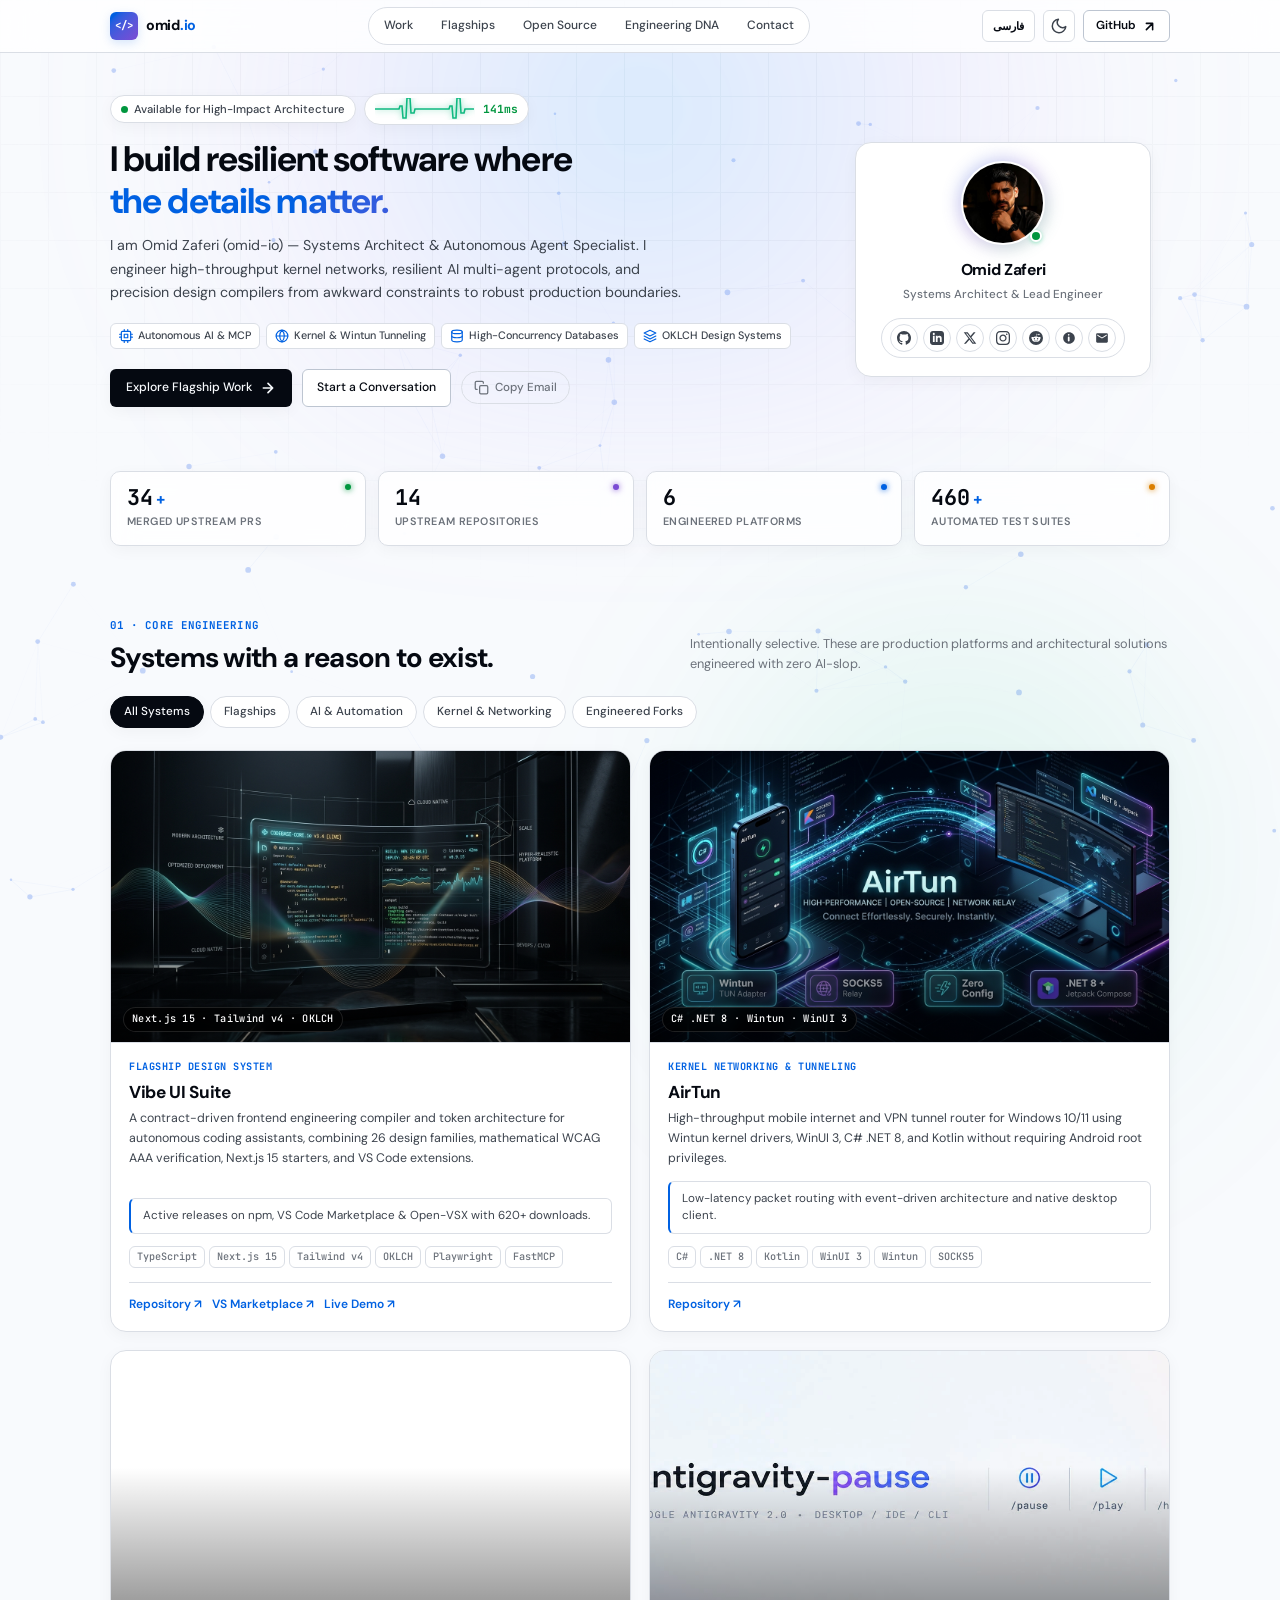
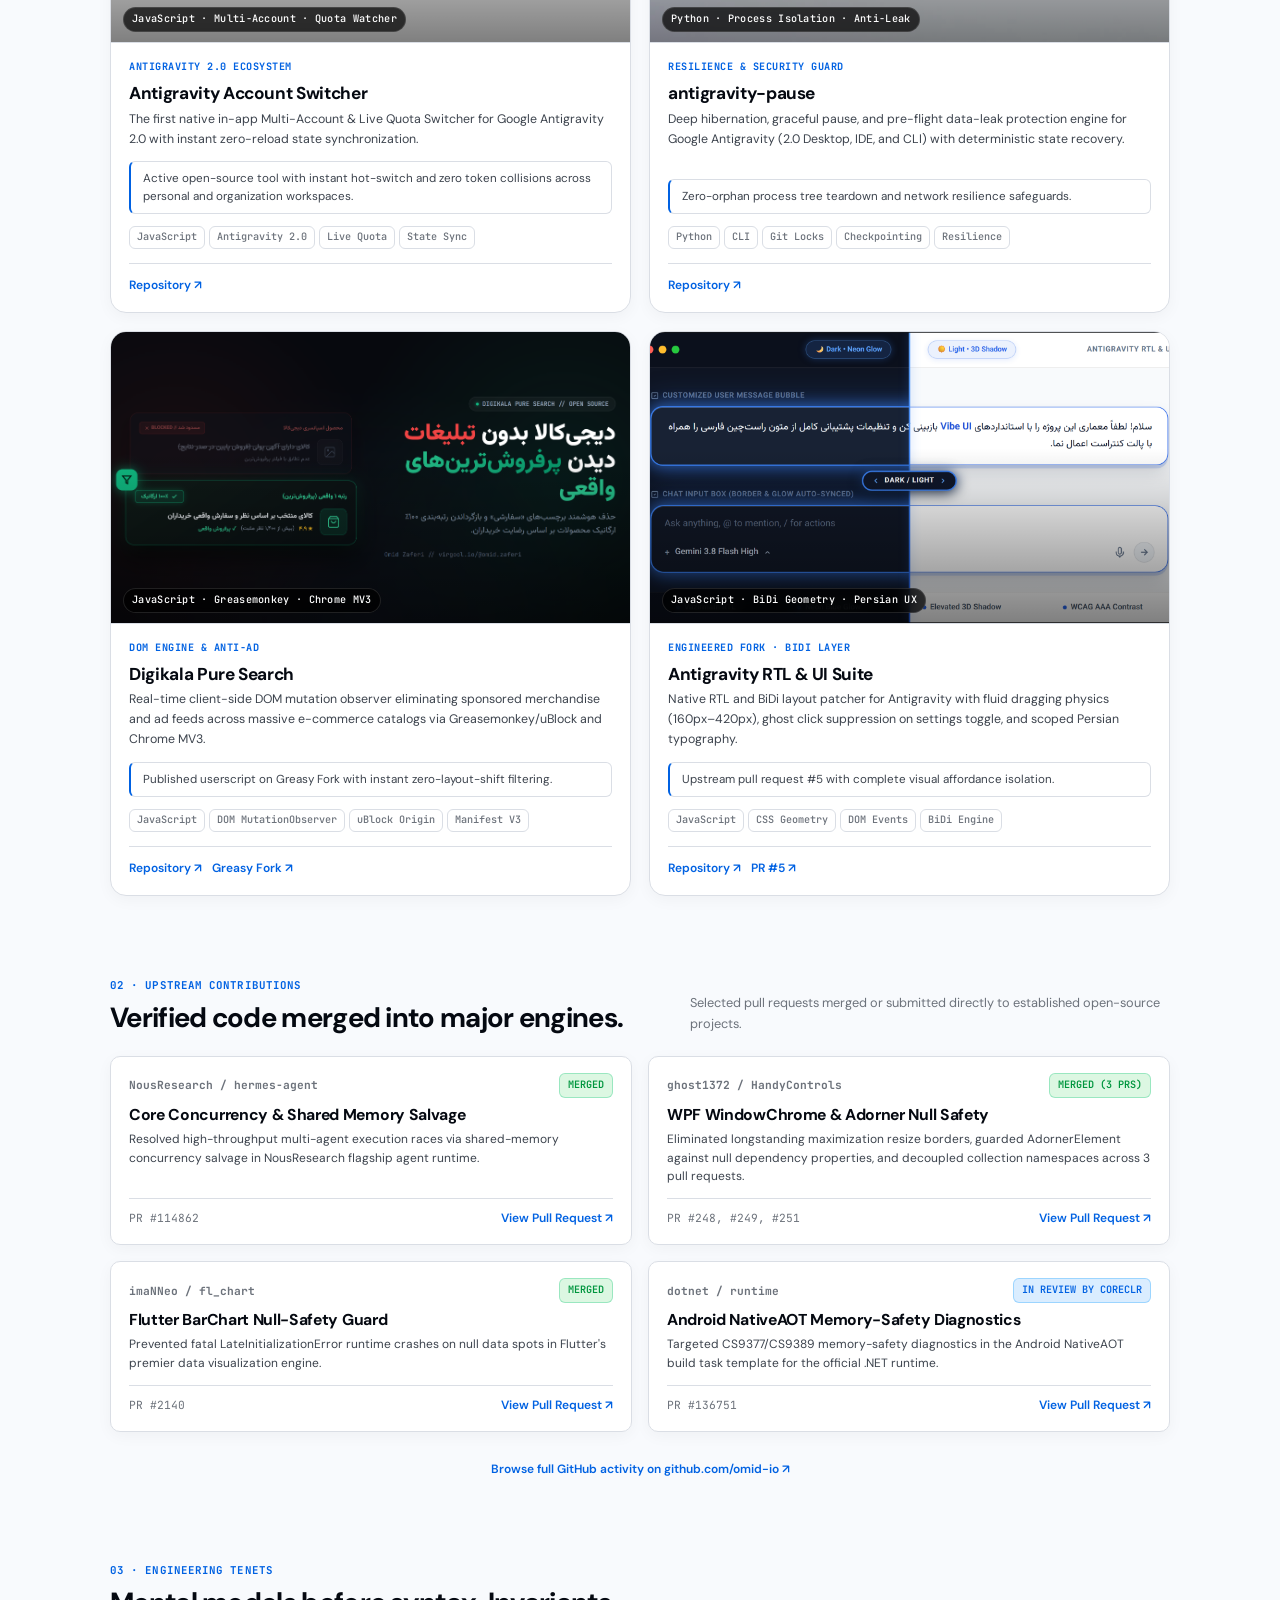
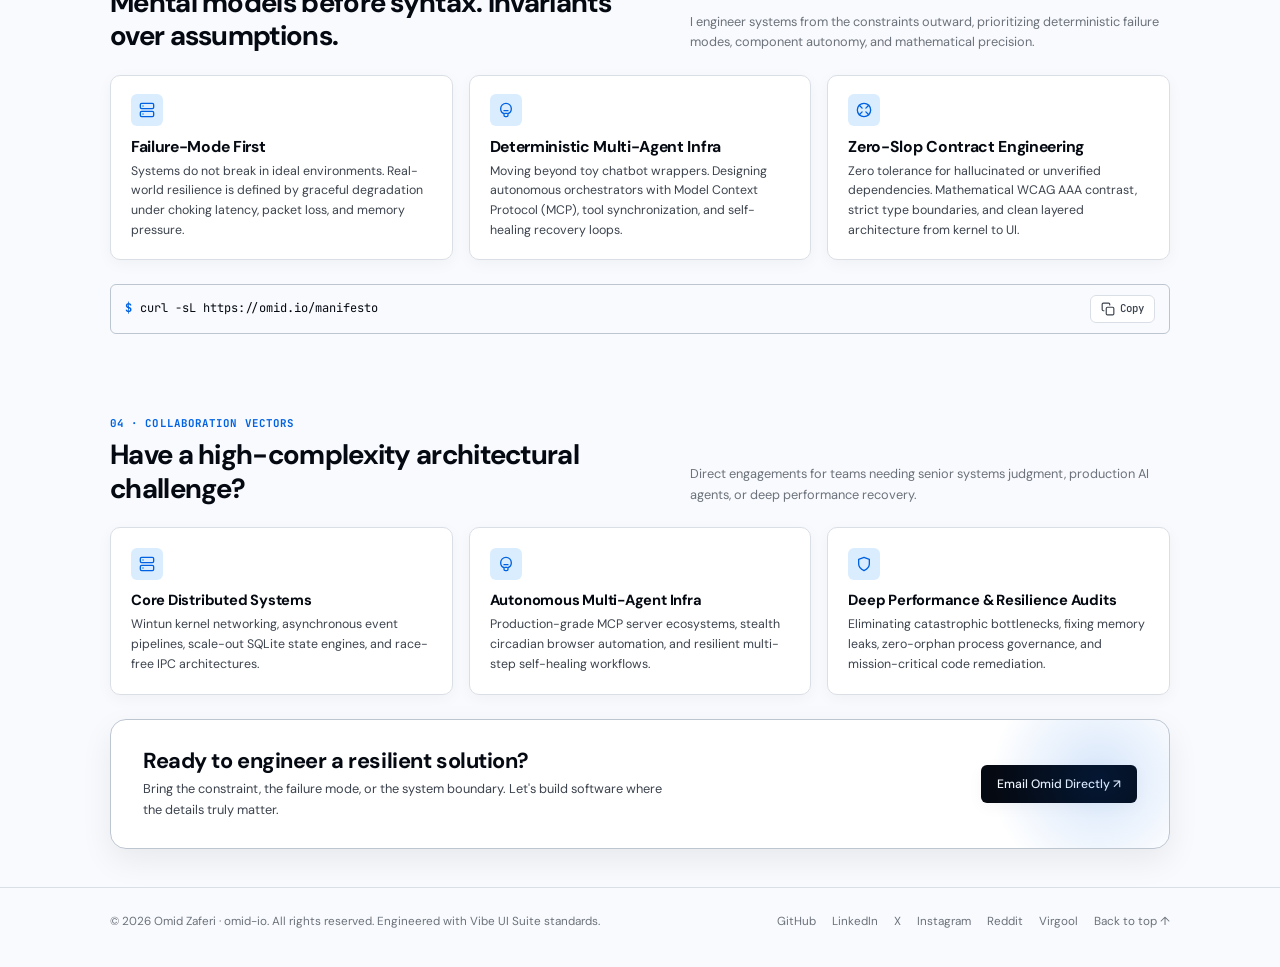
<file: index.html>
<!DOCTYPE html>
<html lang="en" dir="ltr">
<head>
  <meta charset="utf-8">
  <meta name="viewport" content="width=device-width, initial-scale=1">
  <title>Omid Zaferi (omid-io) — Software Architect & Systems Engineer</title>
  
  <meta name="description" content="Omid Zaferi (omid-io) — Systems Architect & Autonomous Agent Specialist. Engineering high-throughput kernel networks, resilient AI multi-agent protocols, and precision design compilers.">
  <meta name="keywords" content="Omid Zaferi, omid-io, Software Architect, Systems Engineer, Autonomous AI Agents, FastMCP, Model Context Protocol, Wintun, Kernel Networking, Vibe UI Suite, C#, Python, TypeScript, Next.js">
  <meta name="author" content="Omid Zaferi">
  <meta name="robots" content="index, follow">
  <meta name="google-site-verification" content="Lhq_SvwJj1hq1waSqU1BmBQRzCGjdTeM8aDfxTe9VbU">
  
  <!-- Canonical & Multi-Language Alternates -->
  <link rel="canonical" href="https://omid-io.github.io/">
  <link rel="alternate" hreflang="en" href="https://omid-io.github.io/">
  <link rel="alternate" hreflang="fa" href="https://omid-io.github.io/">
  <link rel="alternate" hreflang="x-default" href="https://omid-io.github.io/">

  <!-- OpenGraph Metadata -->
  <meta property="og:type" content="profile">
  <meta property="og:site_name" content="omid.io">
  <meta property="og:url" content="https://omid-io.github.io/">
  <meta property="og:title" content="Omid Zaferi (omid-io) — Software Architect & Systems Engineer">
  <meta property="og:description" content="Engineering high-throughput kernel networks, resilient AI multi-agent protocols, and precision design compilers.">
  <meta property="og:image" content="https://github.com/omid-io/omid-io/raw/main/assets/omid_github_header_slim.jpg">
  <meta property="og:image:width" content="1200">
  <meta property="og:image:height" content="630">
  <meta property="og:image:alt" content="Omid Zaferi — Software Architect & Systems Engineer">
  <meta property="og:locale" content="en_US">
  <meta property="og:locale:alternate" content="fa_IR">

  <!-- Twitter Metadata -->
  <meta name="twitter:card" content="summary_large_image">
  <meta name="twitter:site" content="@omid_io">
  <meta name="twitter:creator" content="@omid_io">
  <meta name="twitter:title" content="Omid Zaferi (omid-io) — Software Architect & Systems Engineer">
  <meta name="twitter:description" content="Engineering high-throughput kernel networks, resilient AI multi-agent protocols, and precision design compilers.">
  <meta name="twitter:image" content="https://github.com/omid-io/omid-io/raw/main/assets/omid_github_header_slim.jpg">

  <!-- Favicon & Touch Icon -->
  <link rel="icon" href="assets/omid-portrait.png" type="image/png">
  <link rel="apple-touch-icon" href="assets/omid-portrait.png">

  <!-- Preconnect & External CSS -->
  <link rel="preconnect" href="https://fonts.googleapis.com">
  <link rel="preconnect" href="https://fonts.gstatic.com" crossorigin>
  <link rel="stylesheet" href="styles.css">

  <!-- Comprehensive Structured Data Graph (JSON-LD) -->
  <script type="application/ld+json">
  {
    "@context": "https://schema.org",
    "@graph": [
      {
        "@type": "WebSite",
        "@id": "https://omid-io.github.io/#website",
        "url": "https://omid-io.github.io/",
        "name": "Omid Zaferi Portfolio",
        "description": "Software Architect & Autonomous AI Agent Specialist",
        "publisher": {
          "@id": "https://omid-io.github.io/#person"
        },
        "inLanguage": ["en", "fa"]
      },
      {
        "@type": "ProfilePage",
        "@id": "https://omid-io.github.io/#profilepage",
        "url": "https://omid-io.github.io/",
        "name": "Omid Zaferi (omid-io) — Software Architect & Systems Engineer",
        "isPartOf": {
          "@id": "https://omid-io.github.io/#website"
        },
        "mainEntity": {
          "@id": "https://omid-io.github.io/#person"
        }
      },
      {
        "@type": "Person",
        "@id": "https://omid-io.github.io/#person",
        "name": "Omid Zaferi",
        "alternateName": "omid-io",
        "url": "https://omid-io.github.io/",
        "image": "https://omid-io.github.io/assets/omid-portrait.png",
        "jobTitle": "Software Architect & Systems Engineer",
        "knowsAbout": [
          "Systems Architecture",
          "Autonomous AI Agents",
          "Model Context Protocol (MCP)",
          "FastMCP",
          "Kernel Networking",
          "Wintun Drivers",
          "WinUI 3",
          ".NET 8",
          "Next.js 15",
          "Tailwind CSS v4",
          "OKLCH Design Systems",
          "WCAG AAA Accessibility"
        ],
        "knowsLanguage": ["en", "fa"],
        "sameAs": [
          "https://github.com/omid-io",
          "https://linkedin.com/in/omid-zaferi",
          "https://x.com/omid_io",
          "https://instagram.com/omid.zaferi",
          "https://www.reddit.com/user/omid-io/",
          "https://virgool.io/@omid.zaferi"
        ]
      },
      {
        "@type": "ItemList",
        "name": "Flagship Engineering Systems",
        "description": "Production platforms and architectural solutions engineered by Omid Zaferi",
        "itemListElement": [
          {
            "@type": "SoftwareApplication",
            "position": 1,
            "name": "Vibe UI Suite",
            "applicationCategory": "DeveloperApplication",
            "operatingSystem": "Cross-platform",
            "url": "https://github.com/omid-io/vibe-ui-suite",
            "description": "Contract-driven frontend engineering compiler and token architecture for autonomous coding assistants."
          },
          {
            "@type": "SoftwareApplication",
            "position": 2,
            "name": "AirTun",
            "applicationCategory": "NetworkingApplication",
            "operatingSystem": "Windows 10/11, Android",
            "url": "https://github.com/omid-io/AirTun",
            "description": "High-throughput mobile internet and VPN tunnel router using Wintun kernel drivers and WinUI 3."
          },
          {
            "@type": "SoftwareApplication",
            "position": 3,
            "name": "antigravity-pause",
            "applicationCategory": "SecurityApplication",
            "operatingSystem": "Cross-platform",
            "url": "https://github.com/omid-io/antigravity-pause",
            "description": "Deep hibernation, graceful pause, and pre-flight data-leak protection engine for Google Antigravity."
          },
          {
            "@type": "SoftwareApplication",
            "position": 4,
            "name": "Digikala Pure Search",
            "applicationCategory": "BrowserExtension",
            "operatingSystem": "Browser",
            "url": "https://github.com/omid-io/digikala-pure-search",
            "description": "Real-time client-side DOM mutation observer eliminating sponsored merchandise and ad feeds."
          },
          {
            "@type": "SoftwareApplication",
            "position": 6,
            "name": "Antigravity Account Switcher",
            "applicationCategory": "DeveloperApplication",
            "operatingSystem": "Cross-platform",
            "url": "https://github.com/omid-io/antigravity-account-switcher",
            "description": "Native in-app multi-account and live quota switcher for Google Antigravity 2.0."
          },
          {
            "@type": "SoftwareApplication",
            "position": 5,
            "name": "Antigravity RTL & UI Suite",
            "applicationCategory": "BrowserExtension",
            "operatingSystem": "Browser",
            "url": "https://github.com/omid-io/antigravity-rtl",
            "description": "Native RTL and BiDi layout patcher for Google Antigravity with fluid dragging physics."
          }
        ]
      }
    ]
  }
  </script>
</head>

<body>
  <!-- Accessibility Skip Navigation Link -->
  <a href="#mainContent" class="skip-link">Skip to main content</a>

  <!-- Interactive Neural Mesh Background Canvas -->
  <canvas id="neural-canvas" aria-hidden="true"></canvas>

  <!-- Ambient Atmospheric Lighting Elements -->
  <div class="ambient-glow-top" aria-hidden="true"></div>
  <div class="ambient-glow-bottom" aria-hidden="true"></div>

  <!-- Primary Sticky Header Navigation -->
  <header class="site-header" role="banner">
    <div class="container nav-container">
      <a class="brand-link" href="#hero" aria-label="Omid Zaferi Home">
        <div class="brand-logo-frame">&lt;/&gt;</div>
        <span class="brand-name">omid<span>.io</span></span>
      </a>

      <nav class="nav-menu" id="navMenu" aria-label="Main Navigation">
        <a href="#work" class="nav-item" data-i18n="nav.work">Work</a>
        <a href="#flagships" class="nav-item" data-i18n="nav.flagships">Flagships</a>
        <a href="#opensource" class="nav-item" data-i18n="nav.opensource">Open Source</a>
        <a href="#dna" class="nav-item" data-i18n="nav.dna">Engineering DNA</a>
        <a href="#contact" class="nav-item" data-i18n="nav.contact">Contact</a>
      </nav>

      <div class="nav-actions">
        <!-- Language Switcher -->
        <button id="langSwitchBtn" class="lang-switch-btn" type="button" aria-label="Switch language">فارسی</button>

        <!-- Theme Toggle -->
        <button id="themeToggleBtn" class="icon-btn" type="button" aria-label="Toggle theme">
          <svg width="18" height="18" viewBox="0 0 24 24" fill="none" stroke="currentColor" stroke-width="2" stroke-linecap="round" stroke-linejoin="round">
            <circle cx="12" cy="12" r="5"></circle>
            <path d="M12 1v2M12 21v2M4.22 4.22l1.42 1.42M18.36 18.36l1.42 1.42M1 12h2M21 12h2M4.22 19.78l1.42-1.42M18.36 5.64l1.42-1.42"></path>
          </svg>
        </button>

        <!-- GitHub Profile Direct Link -->
        <a class="github-cta-btn" href="https://github.com/omid-io" target="_blank" rel="noreferrer" aria-label="GitHub Profile">
          <span>GitHub</span>
          <svg width="15" height="15" viewBox="0 0 24 24" fill="none" stroke="currentColor" stroke-width="2.5" stroke-linecap="round" stroke-linejoin="round" aria-hidden="true">
            <path d="M7 17l9.2-9.2M17 17V7H7"></path>
          </svg>
        </a>

        <!-- Mobile Drawer Toggle -->
        <button id="menuToggleBtn" class="icon-btn menu-toggle-btn" type="button" aria-label="Open mobile navigation">
          <svg width="20" height="20" viewBox="0 0 24 24" fill="none" stroke="currentColor" stroke-width="2" stroke-linecap="round" stroke-linejoin="round">
            <line x1="3" y1="12" x2="21" y2="12"></line>
            <line x1="3" y1="6" x2="21" y2="6"></line>
            <line x1="3" y1="18" x2="21" y2="18"></line>
          </svg>
        </button>
      </div>
    </div>
  </header>
  <div class="nav-backdrop" id="navBackdrop" aria-hidden="true"></div>

  <main id="mainContent" role="main">
    <!-- Hero Section -->
    <section class="hero-section" id="hero">
      <div class="container hero-layout">
        <!-- Hero Information Column -->
        <div class="hero-info-col">
          <div class="status-pill-group">
            <div class="status-pill">
              <span class="pulse-dot" aria-hidden="true"></span>
              <span data-i18n="hero.status">Available for High-Impact Architecture</span>
            </div>
            <div class="pulse-telemetry-badge" title="Anti-Leak Non-Sanctioned Probe Latency">
              <canvas id="pulse-canvas" width="100" height="22"></canvas>
              <span class="latency-indicator"><bdi id="live-latency-val" class="mono-data">138ms</bdi></span>
            </div>
          </div>

          <h1 class="hero-title">
            <span data-i18n="hero.greeting">I build resilient software where</span>
            <span class="accent-gradient" data-i18n="hero.greetingAccent">the details matter.</span>
          </h1>

          <p class="hero-description" data-i18n="hero.bio">
            I am Omid Zaferi (omid-io) — Systems Architect &amp; Autonomous Agent Specialist. I engineer high-throughput kernel networks, resilient AI multi-agent protocols, and precision design compilers from awkward constraints to robust production boundaries.
          </p>

          <div class="specialization-tags">
            <div class="spec-tag">
              <svg width="14" height="14" viewBox="0 0 24 24" fill="none" stroke="currentColor" stroke-width="2" stroke-linecap="round" stroke-linejoin="round" aria-hidden="true"><rect x="4" y="4" width="16" height="16" rx="2"/><rect x="9" y="9" width="6" height="6"/><path d="M9 1v3M15 1v3M9 20v3M15 20v3M20 9h3M20 14h3M1 9h3M1 14h3"/></svg>
              <span>Autonomous AI &amp; MCP</span>
            </div>
            <div class="spec-tag">
              <svg width="14" height="14" viewBox="0 0 24 24" fill="none" stroke="currentColor" stroke-width="2" stroke-linecap="round" stroke-linejoin="round" aria-hidden="true"><circle cx="12" cy="12" r="10"/><path d="M2 12h20M12 2a15.3 15.3 0 0 1 4 10 15.3 15.3 0 0 1-4 10 15.3 15.3 0 0 1-4-10 15.3 15.3 0 0 1 4-10z"/></svg>
              <span>Kernel &amp; Wintun Tunneling</span>
            </div>
            <div class="spec-tag">
              <svg width="14" height="14" viewBox="0 0 24 24" fill="none" stroke="currentColor" stroke-width="2" stroke-linecap="round" stroke-linejoin="round" aria-hidden="true"><ellipse cx="12" cy="5" rx="9" ry="3"/><path d="M21 12c0 1.66-4 3-9 3s-9-1.34-9-3"/><path d="M3 5v14c0 1.66 4 3 9 3s9-1.34 9-3V5"/></svg>
              <span>High-Concurrency Databases</span>
            </div>
            <div class="spec-tag">
              <svg width="14" height="14" viewBox="0 0 24 24" fill="none" stroke="currentColor" stroke-width="2" stroke-linecap="round" stroke-linejoin="round" aria-hidden="true"><polygon points="12 2 2 7 12 12 22 7 12 2"/><polyline points="2 17 12 22 22 17"/><polyline points="2 12 12 17 22 12"/></svg>
              <span>OKLCH Design Systems</span>
            </div>
          </div>

          <div class="hero-cta-group">
            <a href="#work" class="btn-primary">
              <span data-i18n="hero.ctaWork">Explore Flagship Work</span>
              <svg class="arrow-icon" width="16" height="16" viewBox="0 0 24 24" fill="none" stroke="currentColor" stroke-width="2.5" stroke-linecap="round" stroke-linejoin="round" aria-hidden="true">
                <path d="M5 12h14M12 5l7 7-7 7"></path>
              </svg>
            </a>

            <a href="#contact" class="btn-secondary" data-i18n="hero.ctaContact">Start a Conversation</a>

            <button id="copyEmailBtn" class="copy-email-btn" type="button" aria-label="Copy email address">
              <svg width="15" height="15" viewBox="0 0 24 24" fill="none" stroke="currentColor" stroke-width="2" stroke-linecap="round" stroke-linejoin="round" aria-hidden="true">
                <rect x="9" y="9" width="13" height="13" rx="2" ry="2"></rect>
                <path d="M5 15H4a2 2 0 0 1-2-2V4a2 2 0 0 1 2-2h9a2 2 0 0 1 2 2v1"></path>
              </svg>
              <span data-i18n="hero.copyEmail">Copy Email</span>
              <span id="copyTooltip" class="copy-tooltip" data-i18n="hero.emailCopied">Email Copied!</span>
            </button>
          </div>
        </div>

        <!-- Hero Visual Side: Personal Portrait & Social Dock -->
        <div class="hero-visual-card spotlight-card">
          <div class="avatar-halo-wrapper">
            <div class="avatar-halo-ring"></div>
            <div class="avatar-image-frame">
              <img src="assets/omid-portrait.png" alt="Omid Zaferi Portrait" width="84" height="84" loading="eager" decoding="async">
            </div>
            <div class="avatar-badge-online" title="Online & Operational"></div>
          </div>

          <div class="profile-card-name en-font">Omid Zaferi</div>
          <p class="profile-card-role" data-i18n="hero.role">Systems Architect &amp; Lead Engineer</p>

          <!-- Social Media Dock -->
          <div class="social-dock" aria-label="Social Media Profiles">
            <!-- GitHub -->
            <a href="https://github.com/omid-io" target="_blank" rel="noreferrer" class="social-dock-link" aria-label="GitHub Profile" title="GitHub">
              <svg viewBox="0 0 24 24" aria-hidden="true"><path d="M12 0C5.37 0 0 5.37 0 12c0 5.31 3.435 9.795 8.205 11.385.6.105.825-.255.825-.57 0-.285-.015-1.23-.015-2.235-3.015.555-3.795-.735-4.035-1.41-.135-.345-.72-1.41-1.23-1.695-.42-.225-1.02-.78-.015-.795.945-.015 1.62.87 1.845 1.23 1.08 1.815 2.805 1.305 3.495.99.105-.78.42-1.305.765-1.605-2.67-.3-5.46-1.335-5.46-5.925 0-1.305.465-2.385 1.23-3.225-.12-.3-.54-1.53.12-3.18 0 0 1.005-.315 3.3 1.23.96-.27 1.98-.405 3-.405s2.04.135 3 .405c2.295-1.56 3.3-1.23 3.3-1.23.66 1.65.24 2.88.12 3.18.765.84 1.23 1.905 1.23 3.225 0 4.605-2.805 5.625-5.475 5.925.435.375.81 1.095.81 2.22 0 1.605-.015 2.895-.015 3.3 0 .315.225.69.825.57A12.02 12.02 0 0024 12c0-6.63-5.37-12-12-12z"/></svg>
            </a>

            <!-- LinkedIn -->
            <a href="https://linkedin.com/in/omid-zaferi" target="_blank" rel="noreferrer" class="social-dock-link" aria-label="LinkedIn Profile" title="LinkedIn">
              <svg viewBox="0 0 24 24" aria-hidden="true"><path d="M19 0h-14c-2.761 0-5 2.239-5 5v14c0 2.761 2.239 5 5 5h14c2.762 0 5-2.239 5-5v-14c0-2.761-2.238-5-5-5zm-11 19h-3v-11h3v11zm-1.5-12.268c-.966 0-1.75-.79-1.75-1.764s.784-1.764 1.75-1.764 1.75.79 1.75 1.764-.783 1.764-1.75 1.764zm13.5 12.268h-3v-5.604c0-3.368-4-3.113-4 0v5.604h-3v-11h3v1.765c1.396-2.586 7-2.777 7 2.476v6.759z"/></svg>
            </a>

            <!-- X / Twitter -->
            <a href="https://x.com/omid_io" target="_blank" rel="noreferrer" class="social-dock-link" aria-label="X Profile" title="X (Twitter)">
              <svg viewBox="0 0 24 24" aria-hidden="true"><path d="M18.244 2.25h3.308l-7.227 8.26 8.502 11.24H16.17l-5.214-6.817L4.99 21.75H1.68l7.73-8.835L1.254 2.25H8.08l4.713 6.231zm-1.161 17.52h1.833L7.084 4.126H5.117z"/></svg>
            </a>

            <!-- Instagram -->
            <a href="https://instagram.com/omid.zaferi" target="_blank" rel="noreferrer" class="social-dock-link" aria-label="Instagram Profile" title="Instagram (@omid.zaferi)">
              <svg viewBox="0 0 24 24" aria-hidden="true"><path d="M12 2.163c3.204 0 3.584.012 4.85.07 3.252.148 4.771 1.691 4.919 4.919.058 1.265.069 1.645.069 4.849 0 3.205-.012 3.584-.069 4.849-.149 3.225-1.664 4.771-4.919 4.919-1.266.058-1.644.07-4.85.07-3.204 0-3.584-.012-4.849-.07-3.26-.149-4.771-1.699-4.919-4.92-.058-1.265-.07-1.644-.07-4.849 0-3.204.013-3.583.07-4.849.149-3.227 1.664-4.771 4.919-4.919 1.266-.057 1.645-.069 4.849-.069zm0-2.163c-3.259 0-3.667.014-4.947.072-4.358.2-6.78 2.618-6.98 6.98-.059 1.281-.073 1.689-.073 4.948 0 3.259.014 3.668.072 4.948.2 4.358 2.618 6.78 6.98 6.98 1.281.058 1.689.072 4.948.072 3.259 0 3.668-.014 4.948-.072 4.354-.2 6.782-2.618 6.979-6.98.059-1.28.073-1.689.073-4.948 0-3.259-.014-3.667-.072-4.947-.196-4.354-2.617-6.78-6.979-6.98-1.281-.059-1.69-.073-4.949-.073zm0 5.838c-3.403 0-6.162 2.759-6.162 6.162s2.759 6.163 6.162 6.163 6.162-2.759 6.162-6.163c0-3.403-2.759-6.162-6.162-6.162zm0 10.162c-2.209 0-4-1.79-4-4 0-2.209 1.791-4 4-4s4 1.791 4 4c0 2.21-1.791 4-4 4zm6.406-11.845c-.796 0-1.441.645-1.441 1.44s.645 1.44 1.441 1.44c.795 0 1.439-.645 1.439-1.44s-.644-1.44-1.439-1.44z"/></svg>
            </a>

            <!-- Reddit -->
            <a href="https://www.reddit.com/user/omid-io/" target="_blank" rel="noreferrer" class="social-dock-link" aria-label="Reddit Profile" title="Reddit (u/omid-io)">
              <svg viewBox="0 0 24 24" aria-hidden="true"><path d="M12 0A12 12 0 0 0 0 12a12 12 0 0 0 12 12 12 12 0 0 0 12-12A12 12 0 0 0 12 0zm5.01 4.744c.688 0 1.25.561 1.25 1.249a1.25 1.25 0 0 1-2.498.056l-2.597-.547-.8 3.747c1.824.07 3.48.632 4.674 1.488.308-.309.73-.491 1.207-.491.968 0 1.754.786 1.754 1.754 0 .716-.435 1.333-1.01 1.614a3.111 3.111 0 0 1 .042.52c0 2.694-3.13 4.87-7.004 4.87-3.874 0-7.004-2.176-7.004-4.87 0-.183.015-.366.043-.534A1.748 1.748 0 0 1 4.028 12c0-.968.786-1.754 1.754-1.754.463 0 .898.196 1.207.49 1.207-.883 2.878-1.43 4.744-1.487l.885-4.182a.342.342 0 0 1 .14-.197.35.35 0 0 1 .238-.042l2.906.617a1.214 1.214 0 0 1 1.108-.701zM9.25 12C8.561 12 8 12.562 8 13.25c0 .687.561 1.248 1.25 1.248.687 0 1.248-.561 1.248-1.249 0-.688-.561-1.249-1.249-1.249zm5.5 0c-.687 0-1.248.561-1.248 1.25 0 .687.561 1.248 1.249 1.248.688 0 1.249-.561 1.249-1.249 0-.687-.562-1.249-1.25-1.249zm-5.466 3.99a.327.327 0 0 0-.231.094.33.33 0 0 0 0 .463c.842.842 2.484.913 2.961.913.477 0 2.105-.056 2.961-.913a.361.361 0 0 0 .029-.463.33.33 0 0 0-.464 0c-.547.533-1.684.73-2.512.73-.828 0-1.979-.196-2.512-.73a.326.326 0 0 0-.232-.095z"/></svg>
            </a>

            <!-- Virgool -->
            <a href="https://virgool.io/@omid.zaferi" target="_blank" rel="noreferrer" class="social-dock-link" aria-label="Virgool Profile" title="Virgool (ویرگول)">
              <svg viewBox="0 0 24 24" aria-hidden="true"><path d="M12 2C6.48 2 2 6.48 2 12s4.48 10 10 10 10-4.48 10-10S17.52 2 12 2zm1 14.5c0 .83-.67 1.5-1.5 1.5s-1.5-.67-1.5-1.5V11c0-.83.67-1.5 1.5-1.5s1.5.67 1.5 1.5v5.5zm-1.5-8.5c-.83 0-1.5-.67-1.5-1.5S10.67 5 11.5 5s1.5.67 1.5 1.5-.67 1.5-1.5 1.5z"/></svg>
            </a>

            <!-- Direct Email -->
            <a href="mailto:omidzaferi@gmail.com" class="social-dock-link" aria-label="Email Omid" title="Direct Email">
              <svg viewBox="0 0 24 24" aria-hidden="true"><path d="M20 4H4c-1.1 0-1.99.9-1.99 2L2 18c0 1.1.9 2 2 2h16c1.1 0 2-.9 2-2V6c0-1.1-.9-2-2-2zm0 4l-8 5-8-5V6l8 5 8-5v2z"/></svg>
            </a>
          </div>
        </div>
      </div>
    </section>

    <!-- Telemetry Bento Strip (Public Engineering Footprint) -->
    <section class="telemetry-strip" aria-label="Public Engineering Footprint">
      <div class="container">
        <div class="telemetry-grid">
          <div class="telemetry-card spotlight-card">
            <div class="telemetry-indicator emerald-indicator" aria-hidden="true"></div>
            <div class="telemetry-number"><bdi class="mono-data">34</bdi><span class="telemetry-plus">+</span></div>
            <div class="telemetry-label" data-i18n="hero.stats.prs">Merged Upstream PRs</div>
          </div>
          <div class="telemetry-card spotlight-card">
            <div class="telemetry-indicator purple-indicator" aria-hidden="true"></div>
            <div class="telemetry-number"><bdi class="mono-data">14</bdi></div>
            <div class="telemetry-label" data-i18n="hero.stats.upstream">Upstream Repositories</div>
          </div>
          <div class="telemetry-card spotlight-card">
            <div class="telemetry-indicator accent-indicator" aria-hidden="true"></div>
            <div class="telemetry-number"><bdi class="mono-data">6</bdi></div>
            <div class="telemetry-label" data-i18n="hero.stats.flagships">Engineered Platforms</div>
          </div>
          <div class="telemetry-card spotlight-card">
            <div class="telemetry-indicator amber-indicator" aria-hidden="true"></div>
            <div class="telemetry-number"><bdi class="mono-data">460</bdi><span class="telemetry-plus">+</span></div>
            <div class="telemetry-label" data-i18n="hero.stats.tests">Automated Test Suites</div>
          </div>
        </div>
      </div>
    </section>

    <!-- Core Systems & Flagships Section -->
    <section class="section-padding" id="work">
      <div class="container">
        <div class="section-head" id="flagships">
          <div>
            <div class="eyebrow" data-i18n="projects.eyebrow">01 · Core Engineering</div>
            <h2 class="section-title" data-i18n="projects.title">Systems with a reason to exist.</h2>
          </div>
          <p class="section-subtitle" data-i18n="projects.subtitle">
            Intentionally selective. These are production platforms and architectural solutions engineered with zero AI-slop.
          </p>
        </div>

        <!-- Filter Pill Tabs -->
        <div class="filter-tabs" role="tablist" aria-label="Filter Projects">
          <button class="filter-btn active" type="button" data-filter="all" data-i18n="filter.all">All Systems</button>
          <button class="filter-btn" type="button" data-filter="flagship" data-i18n="filter.flagship">Flagships</button>
          <button class="filter-btn" type="button" data-filter="ai" data-i18n="filter.ai">AI &amp; Automation</button>
          <button class="filter-btn" type="button" data-filter="network" data-i18n="filter.network">Kernel &amp; Networking</button>
          <button class="filter-btn" type="button" data-filter="extensions" data-i18n="filter.extensions">Engineered Forks</button>
        </div>

        <!-- Standardized 16:9 Banner Project Cards Grid -->
        <div class="projects-grid" id="projectsGrid">
          
          <!-- Project 1: Vibe UI Suite -->
          <article class="project-card spotlight-card" data-category="flagship ai">
            <div class="project-banner-frame">
              <img class="project-banner-img" src="assets/banners/vibe-ui-suite.jpg" alt="Vibe UI Suite Banner" loading="lazy" decoding="async">
              <div class="project-banner-overlay" aria-hidden="true"></div>
              <div class="project-banner-badge">Next.js 15 · Tailwind v4 · OKLCH</div>
            </div>
            <div class="project-card-body">
              <div class="project-card-header">
                <span class="project-tag" data-i18n="projects.items.vibe.tag">Flagship Design System</span>
              </div>
              <h3 class="project-card-title" data-i18n="projects.items.vibe.title">Vibe UI Suite</h3>
              <p class="project-card-desc" data-i18n="projects.items.vibe.desc">
                A contract-driven frontend engineering compiler and token architecture for autonomous coding assistants, combining 26 design families, mathematical WCAG AAA verification, Next.js 15 starters, and VS Code extensions.
              </p>
              <div class="project-proof-callout" data-i18n="projects.items.vibe.proof">
                Active releases on npm, VS Code Marketplace &amp; Open-VSX with 620+ downloads.
              </div>
              <div class="stack-chips-group">
                <span class="stack-chip">TypeScript</span>
                <span class="stack-chip">Next.js 15</span>
                <span class="stack-chip">Tailwind v4</span>
                <span class="stack-chip">OKLCH</span>
                <span class="stack-chip">Playwright</span>
                <span class="stack-chip">FastMCP</span>
              </div>
              <div class="project-card-actions">
                <a class="card-action-link" href="https://github.com/omid-io/vibe-ui-suite" target="_blank" rel="noreferrer" data-i18n="projects.viewRepo">Repository ↗</a>
                <a class="card-action-link" href="https://marketplace.visualstudio.com/items?itemName=omid-io.vibe-ui-vscode" target="_blank" rel="noreferrer" data-i18n="projects.vsMarketplace">VS Marketplace ↗</a>
                <a class="card-action-link" href="https://omid-io.github.io/vibe-ui-suite/" target="_blank" rel="noreferrer" data-i18n="projects.liveDemo">Live Demo ↗</a>
              </div>
            </div>
          </article>

          <!-- Project 2: AirTun -->
          <article class="project-card spotlight-card" data-category="flagship network">
            <div class="project-banner-frame">
              <img class="project-banner-img" src="assets/banners/airtun.jpg" alt="AirTun Banner" loading="lazy" decoding="async">
              <div class="project-banner-overlay" aria-hidden="true"></div>
              <div class="project-banner-badge">C# .NET 8 · Wintun · WinUI 3</div>
            </div>
            <div class="project-card-body">
              <div class="project-card-header">
                <span class="project-tag" data-i18n="projects.items.airtun.tag">Kernel Networking &amp; Tunneling</span>
              </div>
              <h3 class="project-card-title" data-i18n="projects.items.airtun.title">AirTun</h3>
              <p class="project-card-desc" data-i18n="projects.items.airtun.desc">
                High-throughput mobile internet and VPN tunnel router for Windows 10/11 using Wintun kernel drivers, WinUI 3, C# .NET 8, and Kotlin without requiring Android root privileges.
              </p>
              <div class="project-proof-callout" data-i18n="projects.items.airtun.proof">
                Low-latency packet routing with event-driven architecture and native desktop client.
              </div>
              <div class="stack-chips-group">
                <span class="stack-chip">C#</span>
                <span class="stack-chip">.NET 8</span>
                <span class="stack-chip">Kotlin</span>
                <span class="stack-chip">WinUI 3</span>
                <span class="stack-chip">Wintun</span>
                <span class="stack-chip">SOCKS5</span>
              </div>
              <div class="project-card-actions">
                <a class="card-action-link" href="https://github.com/omid-io/AirTun" target="_blank" rel="noreferrer" data-i18n="projects.viewRepo">Repository ↗</a>
              </div>
            </div>
          </article>


          <!-- Project 3: antigravity-account-switcher -->
          <article class="project-card spotlight-card" data-category="flagship ai">
            <div class="project-banner-frame">
              <div class="project-banner-overlay" aria-hidden="true"></div>
              <div class="project-banner-badge">JavaScript · Multi-Account · Quota Watcher</div>
            </div>
            <div class="project-card-body">
              <div class="project-card-header">
                <span class="project-tag" data-i18n="projects.items.switcher.tag">Antigravity 2.0 Ecosystem</span>
              </div>
              <h3 class="project-card-title" data-i18n="projects.items.switcher.title">Antigravity Account Switcher</h3>
              <p class="project-card-desc" data-i18n="projects.items.switcher.desc">
                The first native in-app Multi-Account &amp; Live Quota Switcher for Google Antigravity 2.0 with instant zero-reload state synchronization.
              </p>
              <div class="project-proof-callout" data-i18n="projects.items.switcher.proof">
                Active open-source tool with instant hot-switch and zero token collisions across personal and organization workspaces.
              </div>
              <div class="stack-chips-group">
                <span class="stack-chip">JavaScript</span>
                <span class="stack-chip">Antigravity 2.0</span>
                <span class="stack-chip">Live Quota</span>
                <span class="stack-chip">State Sync</span>
              </div>
              <div class="project-card-actions">
                <a class="card-action-link" href="https://github.com/omid-io/antigravity-account-switcher" target="_blank" rel="noreferrer" data-i18n="projects.viewRepo">Repository ↗</a>
              </div>
            </div>
          </article>

          <!-- Project 4: antigravity-pause -->
          <article class="project-card spotlight-card" data-category="flagship ai">
            <div class="project-banner-frame">
              <img class="project-banner-img" src="assets/banners/antigravity-pause.webp" alt="Antigravity Pause Banner" loading="lazy" decoding="async">
              <div class="project-banner-overlay" aria-hidden="true"></div>
              <div class="project-banner-badge">Python · Process Isolation · Anti-Leak</div>
            </div>
            <div class="project-card-body">
              <div class="project-card-header">
                <span class="project-tag" data-i18n="projects.items.pause.tag">Resilience &amp; Security Guard</span>
              </div>
              <h3 class="project-card-title" data-i18n="projects.items.pause.title">antigravity-pause</h3>
              <p class="project-card-desc" data-i18n="projects.items.pause.desc">
                Deep hibernation, graceful pause, and pre-flight data-leak protection engine for Google Antigravity (2.0 Desktop, IDE, and CLI) with deterministic state recovery.
              </p>
              <div class="project-proof-callout" data-i18n="projects.items.pause.proof">
                Zero-orphan process tree teardown and network resilience safeguards.
              </div>
              <div class="stack-chips-group">
                <span class="stack-chip">Python</span>
                <span class="stack-chip">CLI</span>
                <span class="stack-chip">Git Locks</span>
                <span class="stack-chip">Checkpointing</span>
                <span class="stack-chip">Resilience</span>
              </div>
              <div class="project-card-actions">
                <a class="card-action-link" href="https://github.com/omid-io/antigravity-pause" target="_blank" rel="noreferrer" data-i18n="projects.viewRepo">Repository ↗</a>
              </div>
            </div>
          </article>

          <!-- Project 5: Digikala Pure Search -->
          <article class="project-card spotlight-card" data-category="extensions">
            <div class="project-banner-frame">
              <img class="project-banner-img" src="assets/banners/digikala-pure.png" alt="Digikala Pure Search Banner" loading="lazy" decoding="async">
              <div class="project-banner-overlay" aria-hidden="true"></div>
              <div class="project-banner-badge">JavaScript · Greasemonkey · Chrome MV3</div>
            </div>
            <div class="project-card-body">
              <div class="project-card-header">
                <span class="project-tag" data-i18n="projects.items.pure.tag">DOM Engine &amp; Anti-Ad</span>
              </div>
              <h3 class="project-card-title" data-i18n="projects.items.pure.title">Digikala Pure Search</h3>
              <p class="project-card-desc" data-i18n="projects.items.pure.desc">
                Real-time client-side DOM mutation observer eliminating sponsored merchandise and ad feeds across massive e-commerce catalogs via Greasemonkey/uBlock and Chrome MV3.
              </p>
              <div class="project-proof-callout" data-i18n="projects.items.pure.proof">
                Published userscript on Greasy Fork with instant zero-layout-shift filtering.
              </div>
              <div class="stack-chips-group">
                <span class="stack-chip">JavaScript</span>
                <span class="stack-chip">DOM MutationObserver</span>
                <span class="stack-chip">uBlock Origin</span>
                <span class="stack-chip">Manifest V3</span>
              </div>
              <div class="project-card-actions">
                <a class="card-action-link" href="https://github.com/omid-io/digikala-pure-search" target="_blank" rel="noreferrer" data-i18n="projects.viewRepo">Repository ↗</a>
                <a class="card-action-link" href="https://greasyfork.org/en/scripts/593664-digikala-pure-search" target="_blank" rel="noreferrer">Greasy Fork ↗</a>
              </div>
            </div>
          </article>

          <!-- Project 6: Antigravity RTL & UI Suite -->
          <article class="project-card spotlight-card" data-category="extensions">
            <div class="project-banner-frame">
              <img class="project-banner-img" src="assets/banners/antigravity-rtl.png" alt="Antigravity RTL Suite Banner" loading="lazy" decoding="async">
              <div class="project-banner-overlay" aria-hidden="true"></div>
              <div class="project-banner-badge">JavaScript · BiDi Geometry · Persian UX</div>
            </div>
            <div class="project-card-body">
              <div class="project-card-header">
                <span class="project-tag" data-i18n="projects.items.rtl.tag">Engineered Fork · BiDi Layer</span>
              </div>
              <h3 class="project-card-title" data-i18n="projects.items.rtl.title">Antigravity RTL &amp; UI Suite</h3>
              <p class="project-card-desc" data-i18n="projects.items.rtl.desc">
                Native RTL and BiDi layout patcher for Antigravity with fluid dragging physics (160px–420px), ghost click suppression on settings toggle, and scoped Persian typography.
              </p>
              <div class="project-proof-callout" data-i18n="projects.items.rtl.proof">
                Upstream pull request #5 with complete visual affordance isolation.
              </div>
              <div class="stack-chips-group">
                <span class="stack-chip">JavaScript</span>
                <span class="stack-chip">CSS Geometry</span>
                <span class="stack-chip">DOM Events</span>
                <span class="stack-chip">BiDi Engine</span>
              </div>
              <div class="project-card-actions">
                <a class="card-action-link" href="https://github.com/omid-io/antigravity-rtl" target="_blank" rel="noreferrer" data-i18n="projects.viewRepo">Repository ↗</a>
                <a class="card-action-link" href="https://github.com/mmnaderi/antigravity-rtl/pull/5" target="_blank" rel="noreferrer">PR #5 ↗</a>
              </div>
            </div>
          </article>

        </div>
      </div>
    </section>

    <!-- Upstream Open Source Contributions -->
    <section class="section-padding" id="opensource">
      <div class="container">
        <div class="section-head">
          <div>
            <div class="eyebrow" data-i18n="upstream.eyebrow">02 · Upstream Contributions</div>
            <h2 class="section-title" data-i18n="upstream.title">Verified code merged into major engines.</h2>
          </div>
          <p class="section-subtitle" data-i18n="upstream.subtitle">
            Selected pull requests merged or submitted directly to established open-source projects.
          </p>
        </div>

        <div class="upstream-grid">
          <!-- Hermes Agent -->
          <article class="upstream-card spotlight-card">
            <div class="upstream-card-top">
              <span class="upstream-org">NousResearch / hermes-agent</span>
              <span class="upstream-badge badge-merged">Merged</span>
            </div>
            <h3 class="upstream-title" data-i18n="upstream.items.hermes.title">Core Concurrency &amp; Shared Memory Salvage</h3>
            <p class="upstream-desc" data-i18n="upstream.items.hermes.desc">
              Resolved high-throughput multi-agent execution races via shared-memory concurrency salvage in NousResearch flagship agent runtime.
            </p>
            <div class="upstream-footer">
              <span class="upstream-pr-id"><bdi>PR #114862</bdi></span>
              <a class="card-action-link" href="https://github.com/NousResearch/hermes-agent/pull/114862" target="_blank" rel="noreferrer">View Pull Request ↗</a>
            </div>
          </article>

          <!-- HandyControls -->
          <article class="upstream-card spotlight-card">
            <div class="upstream-card-top">
              <span class="upstream-org">ghost1372 / HandyControls</span>
              <span class="upstream-badge badge-merged">Merged (3 PRs)</span>
            </div>
            <h3 class="upstream-title" data-i18n="upstream.items.handy.title">WPF WindowChrome &amp; Adorner Null Safety</h3>
            <p class="upstream-desc" data-i18n="upstream.items.handy.desc">
              Eliminated longstanding maximization resize borders, guarded AdornerElement against null dependency properties, and decoupled collection namespaces across 3 pull requests.
            </p>
            <div class="upstream-footer">
              <span class="upstream-pr-id"><bdi>PR #248, #249, #251</bdi></span>
              <a class="card-action-link" href="https://github.com/ghost1372/HandyControls/pull/248" target="_blank" rel="noreferrer">View Pull Request ↗</a>
            </div>
          </article>

          <!-- fl_chart -->
          <article class="upstream-card spotlight-card">
            <div class="upstream-card-top">
              <span class="upstream-org">imaNNeo / fl_chart</span>
              <span class="upstream-badge badge-merged">Merged</span>
            </div>
            <h3 class="upstream-title" data-i18n="upstream.items.flchart.title">Rotated Chart Axis Labels Regression Shield</h3>
            <p class="upstream-desc" data-i18n="upstream.items.flchart.desc">
              Engineered comprehensive regression test for rotated BarChart axis labels in Flutter premier chart library, resolving label clipping under constrained layouts.
            </p>
            <div class="upstream-footer">
              <span class="upstream-pr-id"><bdi>PR #2140</bdi></span>
              <a class="card-action-link" href="https://github.com/imaNNeo/fl_chart/pull/2140" target="_blank" rel="noreferrer">View Pull Request ↗</a>
            </div>
          </article>

          <!-- .NET Runtime -->
          <article class="upstream-card spotlight-card">
            <div class="upstream-card-top">
              <span class="upstream-org">dotnet / runtime</span>
              <span class="upstream-badge badge-approved">In Review by CoreCLR</span>
            </div>
            <h3 class="upstream-title" data-i18n="upstream.items.dotnet.title">CoreLib Task.WaitAll OOM Elimination (#136268)</h3>
            <p class="upstream-desc" data-i18n="upstream.items.dotnet.desc">
              Targeted Windows x86 stress-test out-of-memory bottlenecks in Task.AddExceptionsForCompletedTask by caching remote stack traces and avoiding per-task allocations in CoreLib.
            </p>
            <div class="upstream-footer">
              <span class="upstream-pr-id"><bdi>PR #136751</bdi></span>
              <a class="card-action-link" href="https://github.com/dotnet/runtime/pull/136751" target="_blank" rel="noreferrer">View Pull Request ↗</a>
            </div>
          </article>
        </div>

        <div style="margin-top: 24px; text-align: center;">
          <a class="card-action-link" href="https://github.com/omid-io?tab=activity" target="_blank" rel="noreferrer" data-i18n="upstream.browseAll">
            Browse full GitHub activity on github.com/omid-io ↗
          </a>
        </div>
      </div>
    </section>

    <!-- Engineering DNA Section -->
    <section class="section-padding" id="dna">
      <div class="container">
        <div class="section-head">
          <div>
            <div class="eyebrow" data-i18n="dna.eyebrow">03 · Engineering Tenets</div>
            <h2 class="section-title" data-i18n="dna.title">Mental models before syntax. Invariants over assumptions.</h2>
          </div>
          <p class="section-subtitle" data-i18n="dna.subtitle">
            I engineer systems from the constraints outward, prioritizing deterministic failure modes, component autonomy, and mathematical precision.
          </p>
        </div>

        <div class="dna-grid">
          <!-- Col 1 -->
          <div class="dna-card spotlight-card">
            <div class="dna-icon-frame">
              <svg width="22" height="22" viewBox="0 0 24 24" fill="none" stroke="currentColor" stroke-width="2" stroke-linecap="round" stroke-linejoin="round" aria-hidden="true"><rect x="2" y="2" width="20" height="8" rx="2" ry="2"/><rect x="2" y="14" width="20" height="8" rx="2" ry="2"/><line x1="6" y1="6" x2="6.01" y2="6"/><line x1="6" y1="18" x2="6.01" y2="18"/></svg>
            </div>
            <h3 class="dna-title" data-i18n="dna.col1Title">Failure-Mode First</h3>
            <p class="dna-desc" data-i18n="dna.col1Desc">
              Systems do not break in ideal environments. Real-world resilience is defined by graceful degradation under choking latency, packet loss, and memory pressure.
            </p>
          </div>

          <!-- Col 2 -->
          <div class="dna-card spotlight-card">
            <div class="dna-icon-frame">
              <svg width="22" height="22" viewBox="0 0 24 24" fill="none" stroke="currentColor" stroke-width="2" stroke-linecap="round" stroke-linejoin="round" aria-hidden="true"><path d="M12 2a8 8 0 0 0-8 8c0 3.36 2.08 6.23 5 7.42V20a2 2 0 0 0 2 2h2a2 2 0 0 0 2-2v-2.58c2.92-1.19 5-4.06 5-7.42a8 8 0 0 0-8-8z"/><line x1="9" y1="13" x2="15" y2="13"/><line x1="10" y1="17" x2="14" y2="17"/></svg>
            </div>
            <h3 class="dna-title" data-i18n="dna.col2Title">Deterministic Multi-Agent Infra</h3>
            <p class="dna-desc" data-i18n="dna.col2Desc">
              Moving beyond toy chatbot wrappers. Designing autonomous orchestrators with Model Context Protocol (MCP), tool synchronization, and self-healing recovery loops.
            </p>
          </div>

          <!-- Col 3 -->
          <div class="dna-card spotlight-card">
            <div class="dna-icon-frame">
              <svg width="22" height="22" viewBox="0 0 24 24" fill="none" stroke="currentColor" stroke-width="2" stroke-linecap="round" stroke-linejoin="round" aria-hidden="true"><circle cx="12" cy="12" r="10"/><path d="m4.93 4.93 4.24 4.24M14.83 14.83l4.24 4.24M14.83 9.17l4.24-4.24M4.93 19.07l4.24-4.24"/></svg>
            </div>
            <h3 class="dna-title" data-i18n="dna.col3Title">Zero-Slop Contract Engineering</h3>
            <p class="dna-desc" data-i18n="dna.col3Desc">
              Zero tolerance for hallucinated or unverified dependencies. Mathematical WCAG AAA contrast, strict type boundaries, and clean layered architecture from kernel to UI.
            </p>
          </div>
        </div>

        <!-- Interactive Terminal Box -->
        <div class="terminal-box">
          <div class="terminal-command">
            <span class="terminal-prompt">$</span>
            <bdi class="mono-data">curl -sL https://omid.io/manifesto</bdi>
          </div>
          <button id="terminalCopyBtn" class="terminal-copy-btn" type="button" aria-label="Copy terminal command">
            <svg width="14" height="14" viewBox="0 0 24 24" fill="none" stroke="currentColor" stroke-width="2" stroke-linecap="round" stroke-linejoin="round" aria-hidden="true"><rect x="9" y="9" width="13" height="13" rx="2" ry="2"/><path d="M5 15H4a2 2 0 0 1-2-2V4a2 2 0 0 1 2-2h9a2 2 0 0 1 2 2v1"/></svg>
            <span>Copy</span>
          </button>
        </div>
      </div>
    </section>

    <!-- High-Impact CTA & Collaboration Section -->
    <section class="section-padding cta-section" id="contact">
      <div class="container">
        <div class="section-head">
          <div>
            <div class="eyebrow" data-i18n="cta.eyebrow">04 · Collaboration Vectors</div>
            <h2 class="section-title" data-i18n="cta.title">Have a high-complexity architectural challenge?</h2>
          </div>
          <p class="section-subtitle" data-i18n="cta.subtitle">
            Direct engagements for teams needing senior systems judgment, production AI agents, or deep performance recovery.
          </p>
        </div>

        <div class="engagement-grid">
          <!-- Pillar 1: Core Distributed Systems -->
          <div class="engagement-card spotlight-card">
            <div class="engagement-icon-frame">
              <svg width="22" height="22" viewBox="0 0 24 24" fill="none" stroke="currentColor" stroke-width="2" stroke-linecap="round" stroke-linejoin="round" aria-hidden="true"><rect x="2" y="2" width="20" height="8" rx="2" ry="2"/><rect x="2" y="14" width="20" height="8" rx="2" ry="2"/><line x1="6" y1="6" x2="6.01" y2="6"/><line x1="6" y1="18" x2="6.01" y2="18"/></svg>
            </div>
            <h3 class="engagement-title" data-i18n="cta.vectors.systems.title">Core Distributed Systems</h3>
            <p class="engagement-desc" data-i18n="cta.vectors.systems.desc">
              Wintun kernel networking, asynchronous event pipelines, scale-out SQLite state engines, and race-free IPC architectures.
            </p>
          </div>

          <!-- Pillar 2: Autonomous Multi-Agent Infra -->
          <div class="engagement-card spotlight-card">
            <div class="engagement-icon-frame">
              <svg width="22" height="22" viewBox="0 0 24 24" fill="none" stroke="currentColor" stroke-width="2" stroke-linecap="round" stroke-linejoin="round" aria-hidden="true"><path d="M12 2a8 8 0 0 0-8 8c0 3.36 2.08 6.23 5 7.42V20a2 2 0 0 0 2 2h2a2 2 0 0 0 2-2v-2.58c2.92-1.19 5-4.06 5-7.42a8 8 0 0 0-8-8z"/><line x1="9" y1="13" x2="15" y2="13"/><line x1="10" y1="17" x2="14" y2="17"/></svg>
            </div>
            <h3 class="engagement-title" data-i18n="cta.vectors.agents.title">Autonomous Multi-Agent Infra</h3>
            <p class="engagement-desc" data-i18n="cta.vectors.agents.desc">
              Production-grade MCP server ecosystems, stealth circadian browser automation, and resilient multi-step self-healing workflows.
            </p>
          </div>

          <!-- Pillar 3: Deep Performance & Resilience Audits -->
          <div class="engagement-card spotlight-card">
            <div class="engagement-icon-frame">
              <svg width="22" height="22" viewBox="0 0 24 24" fill="none" stroke="currentColor" stroke-width="2" stroke-linecap="round" stroke-linejoin="round" aria-hidden="true"><path d="M12 22s8-4 8-10V5l-8-3-8 3v7c0 6 8 10 8 10z"/></svg>
            </div>
            <h3 class="engagement-title" data-i18n="cta.vectors.audits.title">Deep Performance &amp; Resilience Audits</h3>
            <p class="engagement-desc" data-i18n="cta.vectors.audits.desc">
              Eliminating catastrophic bottlenecks, fixing memory leaks, zero-orphan process governance, and mission-critical code remediation.
            </p>
          </div>
        </div>

        <div class="cta-banner">
          <div>
            <h3 class="cta-banner-title" data-i18n="cta.bannerTitle">Ready to engineer a resilient solution?</h3>
            <p class="cta-desc" data-i18n="cta.desc">
              Bring the constraint, the failure mode, or the system boundary. Let's build software where the details truly matter.
            </p>
          </div>
          <a class="btn-primary" href="mailto:omidzaferi@gmail.com">
            <span data-i18n="cta.emailBtn">Email Omid Directly ↗</span>
          </a>
        </div>
      </div>
    </section>
  </main>

  <!-- Site Footer -->
  <footer class="site-footer" role="contentinfo">
    <div class="container footer-inner">
      <div>
        © <span id="currentYear">2026</span> Omid Zaferi · omid-io. <span data-i18n="footer.rights">All rights reserved. Engineered with Vibe UI Suite standards.</span>
      </div>

      <div class="footer-social-links">
        <a href="https://github.com/omid-io" target="_blank" rel="noreferrer">GitHub</a>
        <a href="https://linkedin.com/in/omid-zaferi" target="_blank" rel="noreferrer">LinkedIn</a>
        <a href="https://x.com/omid_io" target="_blank" rel="noreferrer">X</a>
        <a href="https://instagram.com/omid.zaferi" target="_blank" rel="noreferrer">Instagram</a>
        <a href="https://www.reddit.com/user/omid-io/" target="_blank" rel="noreferrer">Reddit</a>
        <a href="https://virgool.io/@omid.zaferi" target="_blank" rel="noreferrer">Virgool</a>
        <a href="#hero" data-i18n="footer.top">Back to top ↑</a>
      </div>
    </div>
  </footer>

  <!-- Portfolio Logic -->
  <script src="main.js"></script>
</body>
</html>
</file>
<file: styles.css>
/* ==========================================================================
   VIBE UI SUITE — PORTFOLIO DESIGN SYSTEM CORE (2026)
   Architect: Omid Zaferi (omid-io)
   Aesthetic: Minimalist High-Performance Engineering + Luxury Glass 2.0
   Color Space: OKLCH with WCAG AAA Contrast
   Direction: Bi-Directional (Strict Semantic RTL + Monospace LTR Isolation)
   ========================================================================== */

@import url('https://fonts.googleapis.com/css2?family=DM+Sans:ital,opsz,wght@0,9..40,300..800;1,9..40,300..800&family=JetBrains+Mono:ital,wght@0,300..800;1,300..800&family=Vazirmatn:wght@300;400;500;600;700;800&display=swap');

:root {
  /* OKLCH Porcelain Snow (Light Mode) */
  --bg: oklch(0.985 0.004 260);
  --bg-subtle: oklch(0.965 0.008 260);
  --surface: oklch(1 0 0);
  --surface-hover: oklch(0.975 0.006 260);
  --surface-elevated: oklch(1 0 0);
  --surface-glass: oklch(1 0 0 / 0.82);

  --border: oklch(0.90 0.01 260);
  --border-strong: oklch(0.82 0.02 260);
  --border-bright: oklch(0.60 0.18 255 / 0.35);

  --text-primary: oklch(0.14 0.02 260);
  --text-secondary: oklch(0.38 0.02 260);
  --text-muted: oklch(0.55 0.015 260);
  --text-subtle: oklch(0.70 0.01 260);

  --accent: oklch(0.52 0.22 255);
  --accent-hover: oklch(0.46 0.23 255);
  --accent-soft: oklch(0.94 0.04 255);
  --accent-glow: oklch(0.52 0.22 255 / 0.16);

  --emerald: oklch(0.58 0.18 152);
  --emerald-soft: oklch(0.95 0.04 152);
  --purple: oklch(0.54 0.20 295);
  --amber: oklch(0.68 0.17 68);

  --radius-xs: 6px;
  --radius-sm: 10px;
  --radius-md: 16px;
  --radius-lg: 24px;
  --radius-pill: 9999px;

  --shadow-sm: 0 4px 16px oklch(0.14 0.02 260 / 0.04);
  --shadow-md: 0 12px 32px oklch(0.14 0.02 260 / 0.07);
  --shadow-lg: 0 24px 64px oklch(0.14 0.02 260 / 0.10);
  --shadow-glow: 0 0 32px var(--accent-glow);

  --ease-spring: cubic-bezier(0.16, 1, 0.3, 1);
  --ease-smooth: cubic-bezier(0.4, 0, 0.2, 1);

  --font-sans: "DM Sans", -apple-system, BlinkMacSystemFont, "Segoe UI", Roboto, sans-serif;
  --font-mono: "JetBrains Mono", ui-monospace, SFMono-Regular, Menlo, monospace;
  --font-fa: "Vazirmatn", "DM Sans", sans-serif;

  --max-width: 1060px;
}

html[data-theme="dark"] {
  /* OKLCH Obsidian Velvet (Dark Mode) */
  --bg: oklch(0.12 0.015 260);
  --bg-subtle: oklch(0.15 0.018 260);
  --surface: oklch(0.165 0.02 260);
  --surface-hover: oklch(0.205 0.024 260);
  --surface-elevated: oklch(0.185 0.022 260);
  --surface-glass: oklch(0.165 0.02 260 / 0.78);

  --border: oklch(0.24 0.018 260);
  --border-strong: oklch(0.32 0.022 260);
  --border-bright: oklch(0.68 0.18 250 / 0.40);

  --text-primary: oklch(0.96 0.005 260);
  --text-secondary: oklch(0.78 0.018 260);
  --text-muted: oklch(0.58 0.015 260);
  --text-subtle: oklch(0.42 0.01 260);

  --accent: oklch(0.68 0.19 250);
  --accent-hover: oklch(0.74 0.18 250);
  --accent-soft: oklch(0.22 0.04 250);
  --accent-glow: oklch(0.68 0.19 250 / 0.22);

  --emerald: oklch(0.72 0.18 155);
  --emerald-soft: oklch(0.22 0.04 155);
  --purple: oklch(0.74 0.18 295);
  --amber: oklch(0.78 0.16 70);

  --shadow-sm: 0 4px 20px oklch(0 0 0 / 0.35);
  --shadow-md: 0 16px 40px oklch(0 0 0 / 0.50);
  --shadow-lg: 0 28px 75px oklch(0 0 0 / 0.65);
  --shadow-glow: 0 0 40px var(--accent-glow);
}

/* ==========================================================================
   Base & Reset
   ========================================================================== */

*, *::before, *::after {
  box-sizing: border-box;
  margin: 0;
  padding: 0;
}

html {
  scroll-behavior: smooth;
  color-scheme: light dark;
  font-size: 15px;
}

body {
  min-height: 100vh;
  background-color: var(--bg);
  color: var(--text-primary);
  font-family: var(--font-sans);
  line-height: 1.65;
  -webkit-font-smoothing: antialiased;
  -moz-osx-font-smoothing: grayscale;
  position: relative;
  overflow-x: hidden;
  transition: background-color 0.25s var(--ease-smooth), color 0.25s var(--ease-smooth);
}

/* Accessibility Skip Link */
.skip-link {
  position: absolute;
  top: -120px;
  inset-inline-start: 24px;
  background-color: var(--text-primary);
  color: var(--bg);
  padding: 8px 16px;
  border-radius: var(--radius-xs);
  z-index: 9999;
  font-size: 0.875rem;
  font-weight: 600;
  text-decoration: none;
  box-shadow: var(--shadow-md);
  transition: top 0.2s var(--ease-spring);
}

.skip-link:focus {
  top: 16px;
}

/* Persian Language Font & Fine-Tuned Typography Calibration */
html[lang="fa"] body {
  font-family: var(--font-fa);
  line-height: 1.7;
}

html[lang="fa"] h1, 
html[lang="fa"] h2, 
html[lang="fa"] h3, 
html[lang="fa"] h4,
html[lang="fa"] h5,
html[lang="fa"] h6 {
  letter-spacing: normal;
  font-weight: 700;
  line-height: 1.35;
}

html[lang="fa"] .hero-title {
  font-size: clamp(1.65rem, 2.8vw, 2.15rem);
  line-height: 1.25;
  letter-spacing: normal;
  font-weight: 700;
  max-width: 560px;
  text-align: right !important;
}

html[lang="fa"] .hero-description {
  font-size: 0.95rem;
  line-height: 1.8;
  max-width: 580px;
}

html[lang="fa"] .section-title {
  font-size: clamp(1.2rem, 1.9vw, 1.6rem);
  line-height: 1.35;
  letter-spacing: normal;
  font-weight: 700;
}

html[lang="fa"] .section-subtitle {
  font-size: 0.85rem;
  line-height: 1.65;
}

html[lang="fa"] .project-card-title {
  font-size: 1.05rem;
  line-height: 1.35;
  letter-spacing: normal;
  font-weight: 700;
}

html[lang="fa"] .project-card-desc {
  font-size: 0.8rem;
  line-height: 1.65;
}

html[lang="fa"] .project-proof-callout {
  font-size: 0.75rem;
  line-height: 1.55;
}

html[lang="fa"] .project-tag {
  font-size: 0.68rem;
  font-weight: 600;
  letter-spacing: normal;
  text-transform: none;
}

html[lang="fa"] .upstream-title {
  font-size: 0.95rem;
  line-height: 1.35;
  letter-spacing: normal;
  font-weight: 600;
}

html[lang="fa"] .upstream-desc {
  font-size: 0.78rem;
  line-height: 1.6;
}

html[lang="fa"] .dna-title {
  font-size: 1rem;
  line-height: 1.35;
  letter-spacing: normal;
  font-weight: 700;
}

html[lang="fa"] .dna-desc {
  font-size: 0.8rem;
  line-height: 1.65;
}

html[lang="fa"] .cta-title {
  font-size: clamp(1.2rem, 1.9vw, 1.55rem);
  line-height: 1.35;
  letter-spacing: normal;
  font-weight: 700;
}

html[lang="fa"] .cta-desc {
  font-size: 0.85rem;
  line-height: 1.65;
}

html[lang="fa"] .profile-card-name {
  font-size: 1.05rem;
  letter-spacing: normal;
}

html[lang="fa"] .profile-card-role {
  font-size: 0.75rem;
  line-height: 1.4;
}

html[lang="fa"] .status-pill,
html[lang="fa"] .spec-tag {
  font-size: 0.72rem;
}

html[lang="fa"] .nav-item {
  font-size: 0.8rem;
}

html[lang="fa"] .filter-btn {
  font-size: 0.75rem;
}

html[lang="fa"] .btn-primary,
html[lang="fa"] .btn-secondary,
html[lang="fa"] .copy-email-btn {
  font-size: 0.8rem;
}

html[lang="fa"] .footer-inner {
  font-size: 0.78rem;
  line-height: 1.6;
}

html[lang="fa"] .eyebrow {
  letter-spacing: normal;
  font-size: 0.72rem;
}

/* Preserve Default English Font (DM Sans) for Latin Identity & Brand Terms in Persian Mode */
.en-font,
html[lang="fa"] .en-font,
html[lang="fa"] .profile-card-name,
html[lang="fa"] .profile-card-role,
html[lang="fa"] .brand-name,
html[lang="fa"] .github-cta-btn,
html[lang="fa"] .spec-tag,
html[lang="fa"] .upstream-repo-name,
html[lang="fa"] bdi:not(.mono-data),
html[lang="fa"] .bdi:not(.mono-data) {
  font-family: var(--font-sans) !important;
  letter-spacing: -0.015em;
}

/* Semantic LTR Isolation for Numbers and Code */
bdi, .bdi, code, pre, .mono-data, .metric-number, .stat-value {
  direction: ltr !important;
  unicode-bidi: isolate;
  font-family: var(--font-mono) !important;
}

/* ==========================================================================
   Vibe UI Suite: Semantic RTL & Macro Layout Preservation
   Rule: Macro layout coordinates, grid tracks, and navbars remain locked in LTR.
   RTL applies strictly to textual semantics, headings, prose, and list content.
   ========================================================================== */

html[dir="rtl"] .nav-container,
html[dir="rtl"] .hero-layout,
html[dir="rtl"] .hero-info-col,
html[dir="rtl"] .status-pill-group,
html[dir="rtl"] .specialization-tags,
html[dir="rtl"] .hero-cta-group,
html[dir="rtl"] .section-head,
html[dir="rtl"] .filter-tabs,
html[dir="rtl"] .projects-grid,
html[dir="rtl"] .project-card-actions,
html[dir="rtl"] .upstream-grid,
html[dir="rtl"] .upstream-footer,
html[dir="rtl"] .dna-grid,
html[dir="rtl"] .engagement-grid,
html[dir="rtl"] .telemetry-grid,
html[dir="rtl"] .cta-banner,
html[dir="rtl"] .footer-inner,
html[dir="rtl"] .social-dock,
html[dir="rtl"] .nav-actions,
html[dir="rtl"] .stack-chips-group {
  direction: ltr; /* Keeps macro coordinate system and columns physically locked */
}

/* Explicit textual RTL & BiDi Punctuation Isolation */
html[lang="fa"] .hero-title,
html[lang="fa"] .hero-title span,
html[lang="fa"] .hero-description,
html[lang="fa"] .section-title,
html[lang="fa"] .section-subtitle,
html[lang="fa"] .project-card-title,
html[lang="fa"] .project-card-desc,
html[lang="fa"] .project-proof-callout,
html[lang="fa"] .upstream-title,
html[lang="fa"] .upstream-desc,
html[lang="fa"] .dna-title,
html[lang="fa"] .dna-desc,
html[lang="fa"] .engagement-title,
html[lang="fa"] .engagement-desc,
html[lang="fa"] .cta-title,
html[lang="fa"] .cta-desc,
html[lang="fa"] .project-card-body,
html[lang="fa"] .upstream-card,
html[lang="fa"] .dna-card,
html[lang="fa"] .engagement-card {
  unicode-bidi: plaintext;
  text-align: start;
}

html[dir="rtl"] .terminal-box {
  direction: ltr;
}

/* Background Architectural Ambient Grid */
body::before {
  content: "";
  position: fixed;
  inset: 0;
  pointer-events: none;
  z-index: 0;
  opacity: 0.35;
  background-image: 
    linear-gradient(var(--border) 1px, transparent 1px),
    linear-gradient(90deg, var(--border) 1px, transparent 1px);
  background-size: 48px 48px;
  mask-image: radial-gradient(ellipse 90% 70% at 50% 10%, black 20%, transparent 80%);
}

html[data-theme="dark"] body::before {
  opacity: 0.16;
}

/* ==========================================================================
   Interactive Background Canvas & Ambient Atmospheric Lighting
   ========================================================================== */

#neural-canvas {
  position: fixed;
  inset: 0;
  width: 100%;
  height: 100%;
  pointer-events: none;
  z-index: 0;
  opacity: 0.85;
}

html:not([data-theme="dark"]) #neural-canvas {
  opacity: 0.38;
}

.ambient-glow-top {
  position: fixed;
  top: -240px;
  left: 50%;
  transform: translateX(-50%);
  width: 1200px;
  height: 700px;
  background: radial-gradient(circle, oklch(0.68 0.19 250 / 0.18) 0%, oklch(0.74 0.18 295 / 0.08) 45%, transparent 75%);
  pointer-events: none;
  z-index: 0;
  filter: blur(80px);
}

.ambient-glow-bottom {
  position: fixed;
  bottom: -280px;
  right: -100px;
  width: 850px;
  height: 650px;
  background: radial-gradient(circle, oklch(0.72 0.18 155 / 0.12) 0%, transparent 65%);
  pointer-events: none;
  z-index: 0;
  filter: blur(90px);
}

/* Linear-Style Mouse Spotlight on Cards */
.spotlight-card {
  position: relative;
  overflow: hidden;
}

.spotlight-card::before {
  content: "";
  position: absolute;
  inset: 0;
  border-radius: inherit;
  padding: 1px;
  background: radial-gradient(
    480px circle at var(--mouse-x, -500px) var(--mouse-y, -500px),
    oklch(0.68 0.19 250 / 0.45),
    transparent 65%
  );
  -webkit-mask: linear-gradient(#fff 0 0) content-box, linear-gradient(#fff 0 0);
  -webkit-mask-composite: xor;
  mask-composite: exclude;
  pointer-events: none;
  z-index: 3;
  opacity: 0;
  transition: opacity 0.3s var(--ease-spring);
}

.spotlight-card:hover::before {
  opacity: 1;
}

/* Live ECG Telemetry Badge */
.pulse-telemetry-badge {
  display: inline-flex;
  align-items: center;
  gap: 8px;
  padding: 4px 10px;
  border-radius: var(--radius-pill);
  background-color: var(--surface);
  border: 1px solid var(--border);
  box-shadow: var(--shadow-sm);
}

.pulse-telemetry-badge canvas {
  display: block;
}

.latency-indicator {
  font-family: var(--font-mono);
  font-size: 0.75rem;
  font-weight: 700;
  color: var(--emerald);
}

/* Typography Defaults */
h1, h2, h3, h4, h5, h6 {
  font-weight: 700;
  line-height: 1.15;
  letter-spacing: -0.035em;
  color: var(--text-primary);
}


p {
  color: var(--text-secondary);
}

a {
  color: inherit;
  text-decoration: none;
  transition: color 0.2s var(--ease-smooth);
}

button {
  font: inherit;
  border: none;
  background: none;
  cursor: pointer;
}

img {
  max-width: 100%;
  height: auto;
  display: block;
}

.container {
  width: min(var(--max-width), calc(100% - 48px));
  margin-inline: auto;
  position: relative;
  z-index: 1;
}

/* ==========================================================================
   Navigation Bar
   ========================================================================== */

.site-header {
  position: sticky;
  top: 0;
  z-index: 200;
  background-color: var(--surface-glass);
  backdrop-filter: blur(20px);
  -webkit-backdrop-filter: blur(20px);
  border-bottom: 1px solid var(--border);
  transition: border-color 0.25s var(--ease-smooth), background-color 0.25s var(--ease-smooth);
}

.nav-container {
  display: flex;
  align-items: center;
  justify-content: space-between;
  min-height: 52px;
  gap: 16px;
}

.brand-link {
  display: inline-flex;
  align-items: center;
  gap: 8px;
  font-weight: 700;
  font-size: 0.95rem;
  letter-spacing: -0.02em;
  color: var(--text-primary);
}

.brand-logo-frame {
  width: 28px;
  height: 28px;
  border-radius: var(--radius-xs);
  background: linear-gradient(135deg, var(--accent), var(--purple));
  display: grid;
  place-items: center;
  color: #ffffff;
  font-family: var(--font-mono);
  font-size: 0.72rem;
  font-weight: 700;
  box-shadow: 0 3px 10px var(--accent-glow);
}

.brand-name span {
  color: var(--accent);
}

.nav-menu {
  display: flex;
  align-items: center;
  gap: 4px;
  background: var(--surface-elevated);
  padding: 3px;
  border-radius: var(--radius-pill);
  border: 1px solid var(--border);
}

.nav-item {
  padding: 5px 12px;
  border-radius: var(--radius-pill);
  font-size: 0.8rem;
  font-weight: 500;
  color: var(--text-secondary);
  transition: all 0.2s var(--ease-smooth);
}

.nav-item:hover, .nav-item.active {
  color: var(--text-primary);
  background-color: var(--surface-hover);
}

.nav-actions {
  display: flex;
  align-items: center;
  gap: 8px;
}

/* Utility Control Buttons (Theme, Language, Github) */
.icon-btn {
  display: inline-flex;
  align-items: center;
  justify-content: center;
  width: 32px;
  height: 32px;
  border-radius: var(--radius-xs);
  border: 1px solid var(--border);
  background-color: var(--surface);
  color: var(--text-secondary);
  transition: all 0.2s var(--ease-spring);
}

.icon-btn:hover {
  color: var(--text-primary);
  border-color: var(--border-strong);
  background-color: var(--surface-hover);
  transform: translateY(-1px);
}

.lang-switch-btn {
  display: inline-flex;
  align-items: center;
  gap: 4px;
  height: 32px;
  padding: 0 10px;
  border-radius: var(--radius-xs);
  border: 1px solid var(--border);
  background-color: var(--surface);
  color: var(--text-primary);
  font-size: 0.75rem;
  font-weight: 600;
  transition: all 0.2s var(--ease-spring);
}

.lang-switch-btn:hover {
  border-color: var(--accent);
  background-color: var(--surface-hover);
  transform: translateY(-1px);
}

.github-cta-btn {
  display: inline-flex;
  align-items: center;
  gap: 6px;
  height: 32px;
  padding: 0 12px;
  border-radius: var(--radius-xs);
  border: 1px solid var(--border-strong);
  background-color: var(--surface-elevated);
  color: var(--text-primary);
  font-size: 0.78rem;
  font-weight: 600;
  transition: all 0.2s var(--ease-spring);
}

.github-cta-btn:hover {
  border-color: var(--accent);
  box-shadow: var(--shadow-sm);
  transform: translateY(-1px);
}

.menu-toggle-btn {
  display: none;
}

.nav-backdrop {
  display: none;
  position: fixed;
  inset: 0;
  background: rgba(0, 0, 0, 0.45);
  backdrop-filter: blur(4px);
  -webkit-backdrop-filter: blur(4px);
  z-index: 150;
  opacity: 0;
  transition: opacity 0.25s var(--ease-smooth);
  pointer-events: none;
}

.nav-backdrop.show,
.nav-backdrop.active {
  display: block;
  opacity: 1;
  pointer-events: auto;
}

/* ==========================================================================
   Hero Section & Personal Identity
   ========================================================================== */

.hero-section {
  padding: 40px 0 28px;
  position: relative;
}

.hero-layout {
  display: grid;
  grid-template-columns: 1.35fr 0.65fr;
  gap: 32px;
  align-items: center;
}

/* Status Pill with Pulsing Live Indicator */
.status-pill-group {
  display: flex;
  flex-wrap: wrap;
  align-items: center;
  gap: 8px;
  margin-bottom: 14px;
}

.status-pill {
  display: inline-flex;
  align-items: center;
  gap: 6px;
  padding: 4px 10px;
  border-radius: var(--radius-pill);
  background-color: var(--surface);
  border: 1px solid var(--border);
  font-size: 0.75rem;
  font-weight: 500;
  color: var(--text-secondary);
  box-shadow: var(--shadow-sm);
}

.pulse-dot {
  width: 7px;
  height: 7px;
  border-radius: 50%;
  background-color: var(--emerald);
  box-shadow: 0 0 0 0 oklch(0.72 0.18 155 / 0.5);
  animation: pulse-ring 2.2s infinite cubic-bezier(0.4, 0, 0.6, 1);
}

@keyframes pulse-ring {
  0% {
    box-shadow: 0 0 0 0 oklch(0.72 0.18 155 / 0.6);
  }
  70% {
    box-shadow: 0 0 0 6px oklch(0.72 0.18 155 / 0);
  }
  100% {
    box-shadow: 0 0 0 0 oklch(0.72 0.18 155 / 0);
  }
}

.hero-title {
  font-size: clamp(1.75rem, 3.2vw, 2.35rem);
  font-weight: 700;
  line-height: 1.18;
  letter-spacing: -0.025em;
  margin-bottom: 12px;
}

.hero-title .accent-gradient {
  display: block;
  background: linear-gradient(135deg, var(--accent) 20%, var(--purple) 85%);
  -webkit-background-clip: text;
  -webkit-text-fill-color: transparent;
}

.hero-description {
  font-size: 0.95rem;
  line-height: 1.65;
  color: var(--text-secondary);
  max-width: 580px;
  margin-bottom: 18px;
}

/* Specialization Micro-Tags */
.specialization-tags {
  display: flex;
  flex-wrap: wrap;
  gap: 6px;
  margin-bottom: 20px;
}

.spec-tag {
  display: inline-flex;
  align-items: center;
  gap: 5px;
  padding: 3px 8px;
  border-radius: var(--radius-xs);
  background-color: var(--surface-elevated);
  border: 1px solid var(--border);
  font-size: 0.72rem;
  font-weight: 500;
  color: var(--text-secondary);
}

.spec-tag svg {
  color: var(--accent);
}

/* Call to Action Buttons */
.hero-cta-group {
  display: flex;
  flex-wrap: wrap;
  align-items: center;
  gap: 10px;
  margin-bottom: 20px;
}

.btn-primary {
  display: inline-flex;
  align-items: center;
  justify-content: center;
  gap: 8px;
  min-height: 38px;
  padding: 0 16px;
  border-radius: var(--radius-xs);
  background-color: var(--text-primary);
  color: var(--bg);
  font-size: 0.8125rem;
  font-weight: 500;
  transition: all 0.22s var(--ease-spring);
  box-shadow: var(--shadow-sm);
}

.btn-primary:hover {
  transform: translateY(-1px);
  box-shadow: var(--shadow-md);
  color: var(--bg);
}

.btn-secondary {
  display: inline-flex;
  align-items: center;
  justify-content: center;
  gap: 6px;
  min-height: 38px;
  padding: 0 14px;
  border-radius: var(--radius-xs);
  background-color: var(--surface);
  border: 1px solid var(--border-strong);
  color: var(--text-primary);
  font-size: 0.8125rem;
  font-weight: 500;
  transition: all 0.22s var(--ease-spring);
}

.btn-secondary:hover {
  background-color: var(--surface-hover);
  border-color: var(--accent);
  transform: translateY(-1px);
  box-shadow: var(--shadow-sm);
}

/* Directional Arrow Icon Handling */
.arrow-icon {
  transition: transform 0.2s var(--ease-spring);
}

.btn-primary:hover .arrow-icon,
.btn-secondary:hover .arrow-icon {
  transform: translateX(3px);
}

html[dir="rtl"] .arrow-icon {
  transform: scaleX(-1);
}

html[dir="rtl"] .btn-primary:hover .arrow-icon,
html[dir="rtl"] .btn-secondary:hover .arrow-icon {
  transform: scaleX(-1) translateX(3px);
}

/* Copy Email Micro-Action with Tooltip */
.copy-email-btn {
  position: relative;
  display: inline-flex;
  align-items: center;
  gap: 6px;
  padding: 6px 12px;
  border-radius: var(--radius-pill);
  background-color: var(--surface-subtle);
  border: 1px solid var(--border);
  font-size: 0.775rem;
  font-weight: 500;
  color: var(--text-muted);
  transition: all 0.2s var(--ease-spring);
}

.copy-email-btn:hover {
  color: var(--text-primary);
  border-color: var(--border-strong);
  background-color: var(--surface);
}

.copy-tooltip {
  position: absolute;
  bottom: calc(100% + 8px);
  inset-inline-start: 50%;
  transform: translateX(-50%) translateY(4px);
  padding: 5px 10px;
  background-color: var(--text-primary);
  color: var(--bg);
  font-size: 0.75rem;
  font-weight: 600;
  border-radius: var(--radius-xs);
  white-space: nowrap;
  opacity: 0;
  visibility: hidden;
  pointer-events: none;
  transition: all 0.18s var(--ease-spring);
  box-shadow: var(--shadow-md);
  z-index: 10;
}

.copy-tooltip.show {
  opacity: 1;
  visibility: visible;
  transform: translateX(-50%) translateY(0);
}

/* ==========================================================================
   Hero Visual Side: Personal Portrait & Social Media Dock
   ========================================================================== */

.hero-visual-card {
  position: relative;
  background: var(--surface);
  border: 1px solid var(--border);
  border-radius: var(--radius-md);
  padding: 18px 16px;
  box-shadow: var(--shadow-sm);
  display: flex;
  flex-direction: column;
  align-items: center;
  text-align: center;
  backdrop-filter: blur(16px);
  -webkit-backdrop-filter: blur(16px);
  transition: border-color 0.25s var(--ease-smooth);
  max-width: 296px;
  width: 100%;
  margin-inline: auto;
}

.hero-visual-card:hover {
  border-color: var(--border-bright);
}

/* Studio Portrait with Subtle Halo */
.avatar-halo-wrapper {
  position: relative;
  width: 84px;
  height: 84px;
  margin-bottom: 12px;
}

.avatar-halo-ring {
  position: absolute;
  inset: -4px;
  border-radius: 50%;
  background: linear-gradient(135deg, var(--accent), var(--purple), var(--emerald));
  opacity: 0.25;
  filter: blur(8px);
  transition: opacity 0.3s ease, filter 0.3s ease;
}

.hero-visual-card:hover .avatar-halo-ring {
  opacity: 0.45;
  filter: blur(12px);
}

.avatar-image-frame {
  position: relative;
  width: 100%;
  height: 100%;
  border-radius: 50%;
  overflow: hidden;
  border: 2px solid var(--surface);
  background-color: var(--surface-hover);
  box-shadow: var(--shadow-sm);
  z-index: 2;
}

.avatar-image-frame img {
  width: 100%;
  height: 100%;
  object-fit: cover;
  transition: transform 0.4s var(--ease-spring);
}

.hero-visual-card:hover .avatar-image-frame img {
  transform: scale(1.04);
}

.avatar-badge-online {
  position: absolute;
  bottom: 3px;
  inset-inline-end: 3px;
  width: 12px;
  height: 12px;
  border-radius: 50%;
  background-color: var(--emerald);
  border: 2px solid var(--surface);
  z-index: 3;
  box-shadow: 0 1px 4px oklch(0.72 0.18 155 / 0.4);
}

.profile-card-name {
  font-size: 1.05rem;
  font-weight: 700;
  letter-spacing: -0.02em;
  margin-bottom: 2px;
}

.profile-card-role {
  font-size: 0.775rem;
  font-weight: 500;
  color: var(--text-muted);
  margin-bottom: 14px;
}

/* Comprehensive Social Media Dock */
.social-dock {
  display: flex;
  flex-wrap: nowrap;
  align-items: center;
  justify-content: center;
  gap: 5px;
  padding: 5px 8px;
  border-radius: var(--radius-pill);
  background-color: var(--surface-subtle);
  border: 1px solid var(--border);
  width: auto;
  max-width: 100%;
}

.social-dock-link {
  display: inline-flex;
  align-items: center;
  justify-content: center;
  width: 28px;
  height: 28px;
  border-radius: 50%;
  color: var(--text-secondary);
  background-color: var(--surface);
  border: 1px solid var(--border);
  transition: all 0.2s var(--ease-spring);
  position: relative;
  flex-shrink: 0;
}

.social-dock-link:hover {
  color: var(--accent);
  border-color: var(--accent);
  background-color: var(--surface-hover);
  transform: translateY(-1px);
}

.social-dock-link svg {
  width: 14px;
  height: 14px;
  fill: currentColor;
}

/* ==========================================================================
   Telemetry Bento Strip (Public Engineering Footprint)
   ========================================================================== */

.telemetry-strip {
  padding: 16px 0 28px;
}

.telemetry-grid {
  display: grid;
  grid-template-columns: repeat(4, 1fr);
  gap: 12px;
}

.telemetry-card {
  position: relative;
  padding: 14px 16px;
  border-radius: var(--radius-sm);
  background-color: var(--surface-glass);
  backdrop-filter: blur(14px);
  -webkit-backdrop-filter: blur(14px);
  border: 1px solid var(--border);
  box-shadow: var(--shadow-sm);
  display: flex;
  flex-direction: column;
  gap: 4px;
  transition: all 0.22s var(--ease-spring);
  overflow: hidden;
}

.telemetry-card:hover {
  border-color: var(--border-bright);
  transform: translateY(-2px);
  box-shadow: var(--shadow-md);
}

.telemetry-indicator {
  position: absolute;
  top: 12px;
  inset-inline-end: 14px;
  width: 6px;
  height: 6px;
  border-radius: 50%;
  box-shadow: 0 0 6px currentColor;
}

.emerald-indicator { background-color: var(--emerald); color: var(--emerald); }
.purple-indicator { background-color: var(--purple); color: var(--purple); }
.accent-indicator { background-color: var(--accent); color: var(--accent); }
.amber-indicator { background-color: var(--amber); color: var(--amber); }

.telemetry-number {
  font-family: var(--font-mono);
  font-size: 1.45rem;
  font-weight: 700;
  line-height: 1.1;
  color: var(--text-primary);
  display: flex;
  align-items: baseline;
  gap: 3px;
}

.telemetry-plus {
  color: var(--accent);
  font-size: 1.05rem;
}

.telemetry-label {
  font-size: 0.72rem;
  font-weight: 600;
  color: var(--text-muted);
  text-transform: uppercase;
  letter-spacing: 0.04em;
}

html[lang="fa"] .telemetry-label {
  letter-spacing: normal;
  text-transform: none;
  font-size: 0.74rem;
  font-weight: 500;
}

/* ==========================================================================
   Section Header & Filtering System
   ========================================================================== */

.section-padding {
  padding: 38px 0;
}

.section-head {
  display: flex;
  align-items: flex-end;
  justify-content: space-between;
  gap: 24px;
  margin-bottom: 22px;
}

.eyebrow {
  display: inline-flex;
  align-items: center;
  gap: 6px;
  font-family: var(--font-mono);
  font-size: 0.72rem;
  font-weight: 700;
  color: var(--accent);
  letter-spacing: 0.1em;
  text-transform: uppercase;
  margin-bottom: 6px;
}

html[lang="fa"] .eyebrow {
  letter-spacing: normal;
}

.section-title {
  font-size: clamp(1.35rem, 2.2vw, 1.85rem);
  font-weight: 700;
  line-height: 1.2;
  letter-spacing: -0.025em;
}

.section-subtitle {
  max-width: 480px;
  font-size: 0.85rem;
  line-height: 1.6;
  color: var(--text-muted);
}

/* Project Filter Tabs */
.filter-tabs {
  display: flex;
  flex-wrap: wrap;
  gap: 6px;
  margin-bottom: 22px;
}

.filter-btn {
  padding: 5px 13px;
  border-radius: var(--radius-pill);
  border: 1px solid var(--border);
  background-color: var(--surface);
  color: var(--text-secondary);
  font-size: 0.78rem;
  font-weight: 500;
  transition: all 0.2s var(--ease-spring);
}

.filter-btn:hover {
  background-color: var(--surface-hover);
  color: var(--text-primary);
  border-color: var(--border-strong);
}

.filter-btn.active {
  background-color: var(--text-primary);
  color: var(--bg);
  border-color: var(--text-primary);
  box-shadow: var(--shadow-sm);
}

/* ==========================================================================
   Standardized 16:9 Banner Project Cards Grid
   ========================================================================== */

.projects-grid {
  display: grid;
  grid-template-columns: repeat(2, 1fr);
  gap: 18px;
}

.project-card {
  border-radius: var(--radius-md);
  background-color: var(--surface);
  border: 1px solid var(--border);
  box-shadow: var(--shadow-sm);
  overflow: hidden;
  display: flex;
  flex-direction: column;
  transition: all 0.28s var(--ease-spring);
  position: relative;
}

.project-card:hover {
  border-color: var(--border-bright);
  transform: translateY(-2px);
  box-shadow: var(--shadow-md);
}

/* STRICT 16:9 ASPECT RATIO BANNER CONTAINER */
.project-banner-frame {
  position: relative;
  width: 100%;
  aspect-ratio: 16 / 9;
  overflow: hidden;
  background-color: var(--surface-subtle);
  border-bottom: 1px solid var(--border);
}

.project-banner-img {
  width: 100%;
  height: 100%;
  object-fit: cover;
  object-position: center;
  transition: transform 0.5s var(--ease-spring);
}

.project-card:hover .project-banner-img {
  transform: scale(1.03);
}

/* Banner Overlay & Floating Badge */
.project-banner-overlay {
  position: absolute;
  inset: 0;
  background: linear-gradient(180deg, transparent 40%, oklch(0 0 0 / 0.50) 100%);
  pointer-events: none;
}

.project-banner-badge {
  position: absolute;
  bottom: 10px;
  inset-inline-start: 12px;
  z-index: 2;
  padding: 3px 8px;
  border-radius: var(--radius-pill);
  background-color: oklch(0 0 0 / 0.70);
  backdrop-filter: blur(8px);
  -webkit-backdrop-filter: blur(8px);
  color: #ffffff;
  font-family: var(--font-mono);
  font-size: 0.68rem;
  font-weight: 500;
  letter-spacing: 0.03em;
  border: 1px solid oklch(1 0 0 / 0.12);
}

/* Card Body Content */
.project-card-body {
  padding: 16px 18px;
  display: flex;
  flex-direction: column;
  flex-grow: 1;
}

.project-card-header {
  display: flex;
  align-items: center;
  justify-content: space-between;
  gap: 10px;
  margin-bottom: 8px;
}

.project-tag {
  font-family: var(--font-mono);
  font-size: 0.68rem;
  font-weight: 700;
  color: var(--accent);
  text-transform: uppercase;
  letter-spacing: 0.05em;
}

html[lang="fa"] .project-tag {
  letter-spacing: normal;
  text-transform: none;
}

.project-card-title {
  font-size: 1.15rem;
  font-weight: 700;
  letter-spacing: -0.02em;
  margin-bottom: 6px;
  color: var(--text-primary);
}

.project-card-desc {
  font-size: 0.825rem;
  line-height: 1.6;
  color: var(--text-secondary);
  margin-bottom: 12px;
  flex-grow: 1;
}

/* Architectural Proof Block */
.project-proof-callout {
  padding: 8px 12px;
  border-radius: var(--radius-xs);
  background-color: var(--surface-subtle);
  border-inline-start: 2px solid var(--accent);
  font-size: 0.775rem;
  color: var(--text-secondary);
  margin-bottom: 12px;
  line-height: 1.5;
  border-top: 1px solid var(--border);
  border-bottom: 1px solid var(--border);
  border-inline-end: 1px solid var(--border);
}

/* Stack Chips */
.stack-chips-group {
  display: flex;
  flex-wrap: wrap;
  gap: 4px;
  margin-bottom: 14px;
}

.stack-chip {
  padding: 2px 7px;
  border-radius: var(--radius-xs);
  background-color: var(--surface-subtle);
  border: 1px solid var(--border);
  font-family: var(--font-mono);
  font-size: 0.68rem;
  font-weight: 500;
  color: var(--text-muted);
}

/* Card Action Links */
.project-card-actions {
  display: flex;
  flex-wrap: wrap;
  align-items: center;
  gap: 10px;
  margin-top: auto;
  padding-top: 12px;
  border-top: 1px solid var(--border);
}

.card-action-link {
  display: inline-flex;
  align-items: center;
  gap: 4px;
  font-size: 0.8rem;
  font-weight: 600;
  color: var(--accent);
  transition: all 0.2s var(--ease-spring);
}

.card-action-link:hover {
  color: var(--accent-hover);
  transform: translateY(-1px);
}

/* ==========================================================================
   Upstream Open Source Track Record
   ========================================================================== */

.upstream-grid {
  display: grid;
  grid-template-columns: 1fr 1fr;
  gap: 16px;
}

.upstream-card {
  padding: 16px 18px;
  border-radius: var(--radius-sm);
  background-color: var(--surface);
  border: 1px solid var(--border);
  box-shadow: var(--shadow-sm);
  display: flex;
  flex-direction: column;
  transition: all 0.22s var(--ease-spring);
}

.upstream-card:hover {
  border-color: var(--border-bright);
  transform: translateY(-1px);
  box-shadow: var(--shadow-md);
}

.upstream-card-top {
  display: flex;
  align-items: center;
  justify-content: space-between;
  gap: 10px;
  margin-bottom: 8px;
}

.upstream-org {
  font-family: var(--font-mono);
  font-size: 0.75rem;
  font-weight: 700;
  color: var(--text-muted);
}

.upstream-badge {
  padding: 3px 8px;
  border-radius: var(--radius-xs);
  font-family: var(--font-mono);
  font-size: 0.68rem;
  font-weight: 600;
  text-transform: uppercase;
}

.badge-merged {
  background-color: var(--emerald-soft);
  color: var(--emerald);
  border: 1px solid oklch(0.72 0.18 155 / 0.3);
}

.badge-approved {
  background-color: var(--accent-soft);
  color: var(--accent);
  border: 1px solid oklch(0.68 0.19 250 / 0.3);
}

.upstream-title {
  font-size: 1.05rem;
  font-weight: 700;
  letter-spacing: -0.02em;
  margin-bottom: 6px;
  color: var(--text-primary);
}

.upstream-desc {
  font-size: 0.8rem;
  color: var(--text-secondary);
  line-height: 1.55;
  margin-bottom: 12px;
  flex-grow: 1;
}

.upstream-footer {
  display: flex;
  align-items: center;
  justify-content: space-between;
  gap: 10px;
  margin-top: auto;
  padding-top: 10px;
  border-top: 1px solid var(--border);
}

.upstream-pr-id {
  font-family: var(--font-mono);
  font-size: 0.75rem;
  color: var(--text-muted);
}

/* ==========================================================================
   Engineering DNA & Core Architecture Columns
   ========================================================================== */

.dna-grid {
  display: grid;
  grid-template-columns: repeat(3, 1fr);
  gap: 16px;
}

.dna-card {
  padding: 18px 20px;
  border-radius: var(--radius-sm);
  background-color: var(--surface);
  border: 1px solid var(--border);
  box-shadow: var(--shadow-sm);
  display: flex;
  flex-direction: column;
  transition: all 0.25s var(--ease-spring);
}

.dna-card:hover {
  border-color: var(--border-bright);
  transform: translateY(-2px);
  box-shadow: var(--shadow-md);
}

.dna-icon-frame {
  width: 32px;
  height: 32px;
  border-radius: var(--radius-xs);
  background-color: var(--accent-soft);
  color: var(--accent);
  display: grid;
  place-items: center;
  margin-bottom: 12px;
}

.dna-icon-frame svg {
  width: 16px;
  height: 16px;
}

.dna-title {
  font-size: 1.05rem;
  font-weight: 700;
  letter-spacing: -0.02em;
  margin-bottom: 6px;
}

.dna-desc {
  font-size: 0.825rem;
  line-height: 1.6;
  color: var(--text-secondary);
}

/* ==========================================================================
   Interactive Terminal & Command Strip
   ========================================================================== */

.terminal-box {
  margin-top: 24px;
  padding: 10px 14px;
  border-radius: var(--radius-xs);
  background-color: var(--surface-subtle);
  border: 1px solid var(--border-strong);
  display: flex;
  align-items: center;
  justify-content: space-between;
  gap: 14px;
  font-family: var(--font-mono);
}

.terminal-command {
  display: flex;
  align-items: center;
  gap: 8px;
  font-size: 0.8rem;
  color: var(--text-primary);
  overflow-x: auto;
}

.terminal-prompt {
  color: var(--accent);
  font-weight: 700;
}

.terminal-copy-btn {
  display: inline-flex;
  align-items: center;
  gap: 5px;
  padding: 4px 10px;
  border-radius: var(--radius-xs);
  background-color: var(--surface);
  border: 1px solid var(--border);
  font-size: 0.72rem;
  font-weight: 500;
  color: var(--text-secondary);
  transition: all 0.2s var(--ease-spring);
}

.terminal-copy-btn:hover {
  background-color: var(--surface-hover);
  color: var(--text-primary);
  border-color: var(--border-strong);
}

/* ==========================================================================
   High-Impact CTA Box & Footer
   ========================================================================== */

/* Collaboration & Engagement Vectors Grid */
.engagement-grid {
  display: grid;
  grid-template-columns: repeat(3, 1fr);
  gap: 16px;
  margin-bottom: 24px;
}

.engagement-card {
  padding: 20px 20px;
  border-radius: var(--radius-sm);
  background-color: var(--surface);
  border: 1px solid var(--border);
  box-shadow: var(--shadow-sm);
  display: flex;
  flex-direction: column;
  transition: all 0.25s var(--ease-spring);
}

.engagement-card:hover {
  border-color: var(--border-bright);
  transform: translateY(-2px);
  box-shadow: var(--shadow-md);
}

.engagement-icon-frame {
  width: 32px;
  height: 32px;
  border-radius: var(--radius-xs);
  background-color: var(--accent-soft);
  color: var(--accent);
  display: grid;
  place-items: center;
  margin-bottom: 12px;
}

.engagement-icon-frame svg {
  width: 16px;
  height: 16px;
}

.engagement-title {
  font-size: 0.98rem;
  font-weight: 700;
  letter-spacing: -0.015em;
  margin-bottom: 6px;
  color: var(--text-primary);
}

.engagement-desc {
  font-size: 0.825rem;
  line-height: 1.6;
  color: var(--text-secondary);
}

.cta-banner-title {
  font-size: clamp(1.15rem, 1.8vw, 1.45rem);
  font-weight: 700;
  letter-spacing: -0.02em;
  margin-bottom: 6px;
}

.cta-banner {
  padding: 28px 32px;
  border-radius: var(--radius-md);
  background: linear-gradient(135deg, var(--surface-elevated), var(--surface));
  border: 1px solid var(--border-strong);
  box-shadow: var(--shadow-md);
  display: flex;
  align-items: center;
  justify-content: space-between;
  gap: 28px;
  position: relative;
  overflow: hidden;
}

.cta-banner::before {
  content: "";
  position: absolute;
  inset-inline-end: -40px;
  bottom: -40px;
  width: 220px;
  height: 220px;
  border-radius: 50%;
  background: radial-gradient(circle, var(--accent-glow) 0%, transparent 70%);
  pointer-events: none;
}

.cta-title {
  font-size: clamp(1.25rem, 2vw, 1.65rem);
  font-weight: 700;
  letter-spacing: -0.025em;
  margin-bottom: 6px;
}

.cta-desc {
  max-width: 520px;
  font-size: 0.85rem;
  line-height: 1.6;
  color: var(--text-secondary);
}

.site-footer {
  padding: 24px 0 36px;
  border-top: 1px solid var(--border);
  font-size: 0.78rem;
  color: var(--text-muted);
}

.footer-inner {
  display: flex;
  align-items: center;
  justify-content: space-between;
  flex-wrap: wrap;
  gap: 20px;
}

.footer-social-links {
  display: flex;
  align-items: center;
  gap: 16px;
}

.footer-social-links a:hover {
  color: var(--text-primary);
}

/* ==========================================================================
   Mobile Responsive Architecture
   ========================================================================== */

@media (max-width: 1024px) {
  .hero-layout {
    grid-template-columns: 1fr;
    gap: 32px;
  }

  .hero-visual-card {
    order: -1;
    max-width: 320px;
    margin-inline: auto;
  }

  .telemetry-grid {
    grid-template-columns: repeat(2, 1fr);
  }

  .projects-grid {
    grid-template-columns: 1fr;
  }

  .dna-grid {
    grid-template-columns: 1fr;
  }

  .engagement-grid {
    grid-template-columns: 1fr;
  }

  .upstream-grid {
    grid-template-columns: 1fr;
  }

  .cta-banner {
    flex-direction: column;
    text-align: center;
    padding: 36px 24px;
  }

  .cta-desc {
    margin-inline: auto;
  }
}

@media (max-width: 768px) {
  .nav-menu {
    display: none;
  }

  .menu-toggle-btn {
    display: inline-flex;
  }

  .github-cta-btn span {
    display: none;
  }

  .github-cta-btn {
    padding: 0 10px;
    width: 40px;
    height: 40px;
    justify-content: center;
  }

  .nav-actions {
    gap: 6px;
  }

  .nav-menu.open {
    display: flex;
    position: absolute;
    top: 56px;
    inset-inline-start: 16px;
    inset-inline-end: 16px;
    flex-direction: column;
    align-items: stretch;
    padding: 16px;
    background-color: var(--surface-glass);
    backdrop-filter: blur(24px);
    -webkit-backdrop-filter: blur(24px);
    border: 1px solid var(--border-glow);
    border-radius: var(--radius-md);
    box-shadow: var(--shadow-lg);
    z-index: 210;
  }

  .nav-menu.open .nav-item {
    padding: 12px 16px;
    border-radius: var(--radius-xs);
  }

  .nav-menu.open .nav-item:hover {
    background-color: var(--surface-hover);
  }

  .hero-cta-group {
    flex-direction: column;
    align-items: stretch;
    gap: 10px;
    width: 100%;
  }

  .hero-cta-group .btn-primary,
  .hero-cta-group .btn-secondary,
  .hero-cta-group .copy-email-btn {
    width: 100%;
    justify-content: center;
    min-height: 44px;
  }

  .filter-tabs {
    display: flex !important;
    overflow-x: auto !important;
    flex-wrap: nowrap !important;
    scrollbar-width: none;
    -webkit-overflow-scrolling: touch;
    gap: 8px;
    padding-bottom: 6px;
    width: 100%;
  }

  .filter-tabs::-webkit-scrollbar {
    display: none;
  }

  .filter-btn {
    white-space: nowrap;
    flex-shrink: 0;
    min-height: 38px;
  }

  .project-card-actions {
    flex-wrap: wrap;
    gap: 8px;
  }

  .section-head {
    flex-direction: column;
    align-items: flex-start;
    gap: 14px;
  }

  .footer-inner {
    flex-direction: column;
    text-align: center;
  }
}

@media (max-width: 640px) {
  .container {
    width: calc(100% - 32px);
  }

  .hero-section {
    padding-top: 28px;
    padding-bottom: 40px;
  }

  .hero-title,
  html[lang="fa"] .hero-title {
    font-size: clamp(1.45rem, 5.8vw, 1.85rem) !important;
    line-height: 1.25 !important;
  }

  .telemetry-grid {
    grid-template-columns: repeat(2, 1fr) !important;
    gap: 10px;
  }

  .telemetry-card {
    padding: 12px 12px;
  }

  .telemetry-number {
    font-size: 1.25rem;
  }

  .telemetry-label {
    font-size: 0.72rem;
  }

  .hero-visual-card {
    max-width: 296px;
    margin-inline: auto;
  }

  .project-card-body,
  .upstream-card,
  .dna-card {
    padding: 16px;
  }

  .project-meta-top {
    flex-wrap: wrap;
    gap: 6px;
  }

  .cta-banner {
    padding: 28px 18px;
  }

  .cta-btn {
    width: 100%;
    max-width: 320px;
    justify-content: center;
    min-height: 44px;
  }
}

@media (max-width: 480px) {
  .container {
    width: calc(100% - 24px);
  }

  .telemetry-grid {
    grid-template-columns: repeat(2, 1fr) !important;
    gap: 8px;
  }

  .telemetry-card {
    padding: 10px 8px;
  }

  .telemetry-number {
    font-size: 1.15rem;
  }

  .telemetry-label {
    font-size: 0.68rem;
  }

  .profile-avatar-wrapper {
    width: 76px;
    height: 76px;
  }

  .social-dock {
    gap: 4px;
    padding: 4px 6px;
  }

  .social-dock-link {
    width: 27px;
    height: 27px;
  }
}

/* Accessibility: Reduced Motion */
@media (prefers-reduced-motion: reduce) {
  *, *::before, *::after {
    animation-duration: 0.01ms !important;
    animation-iteration-count: 1 !important;
    transition-duration: 0.01ms !important;
    scroll-behavior: auto !important;
  }
}
</file>
